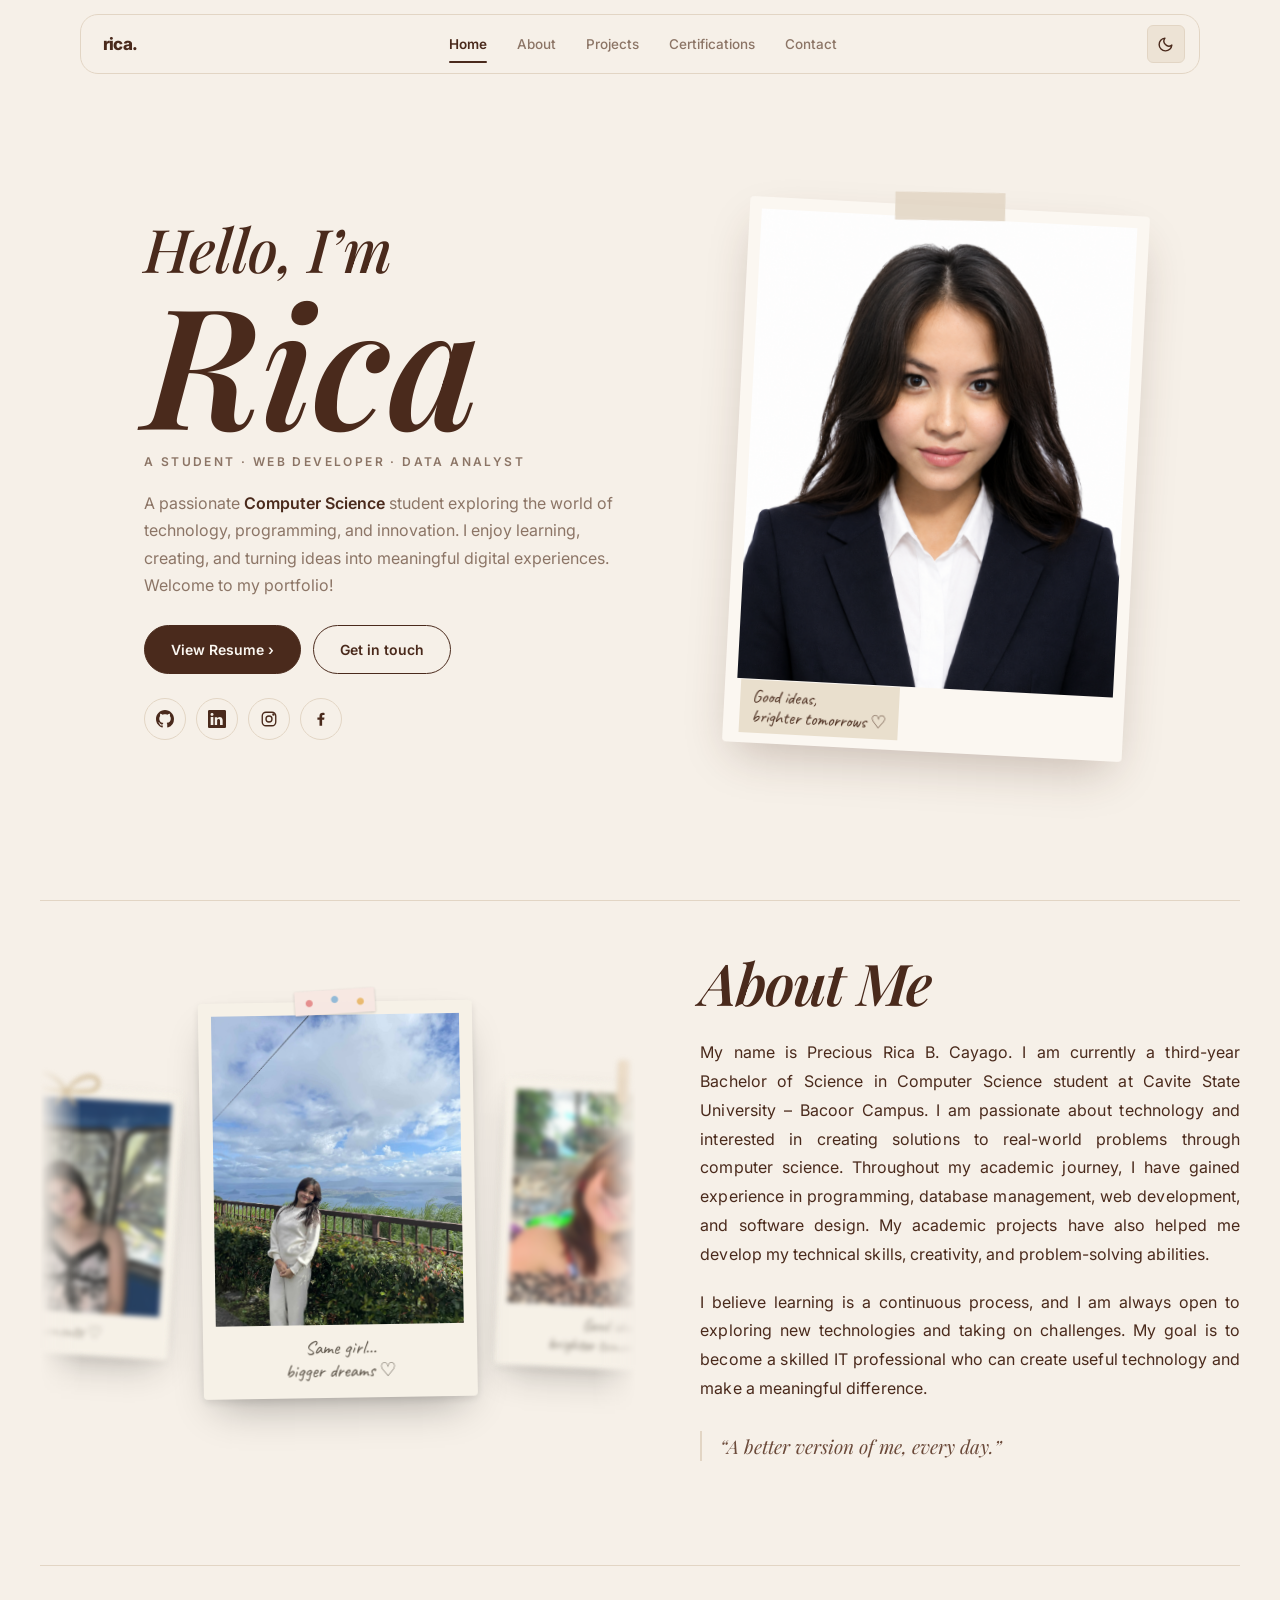
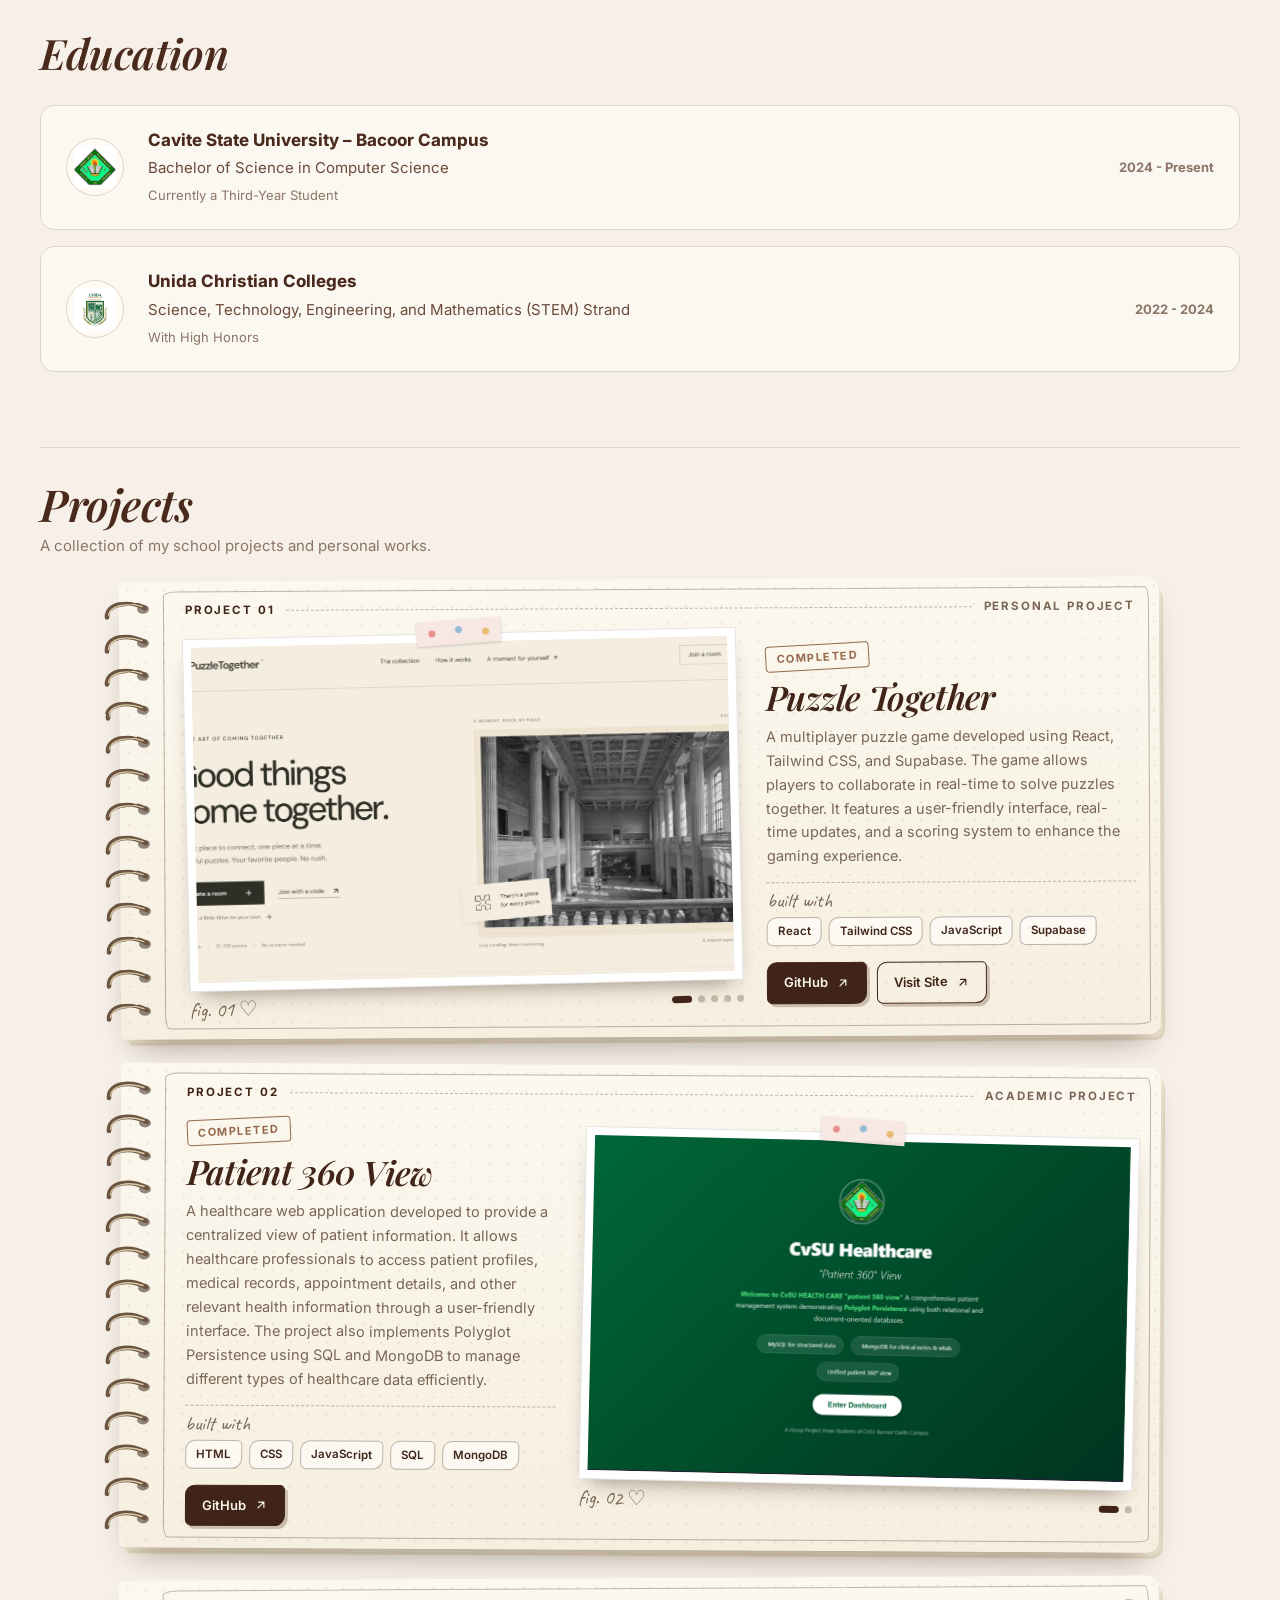
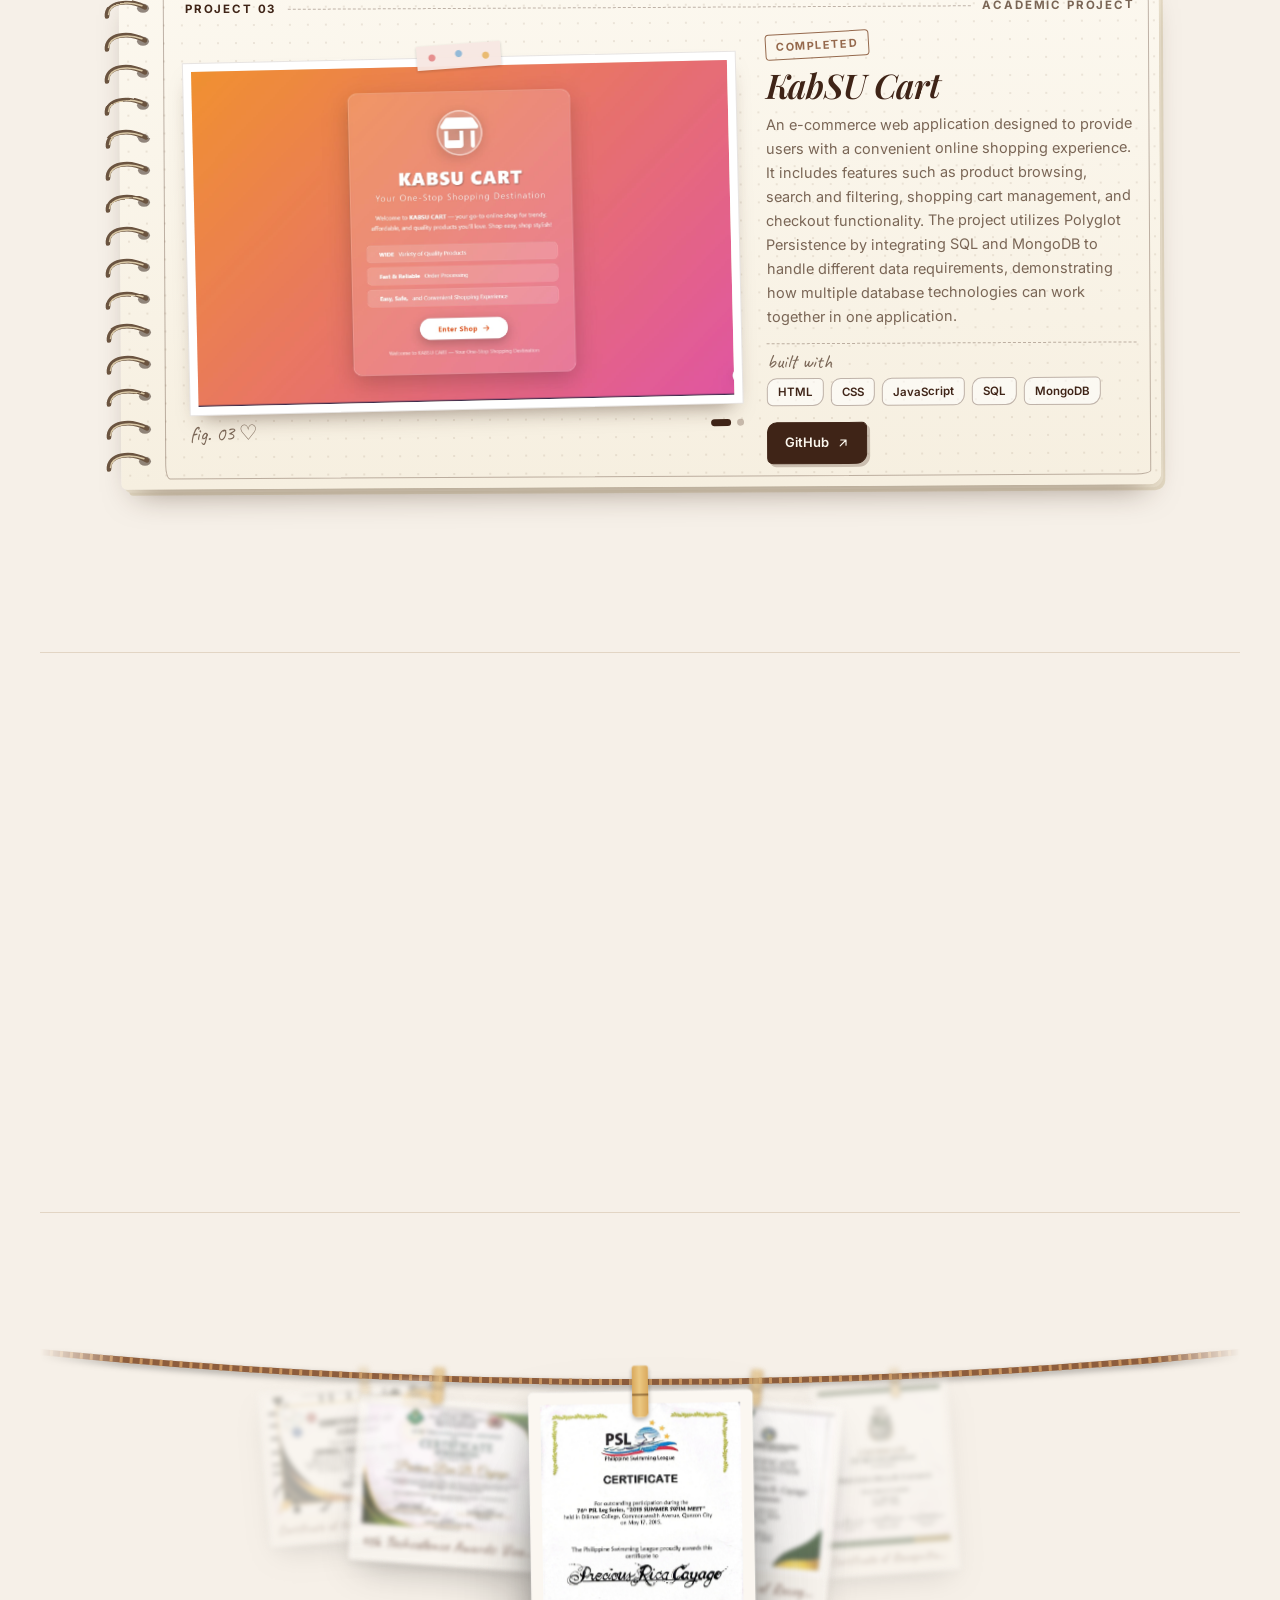
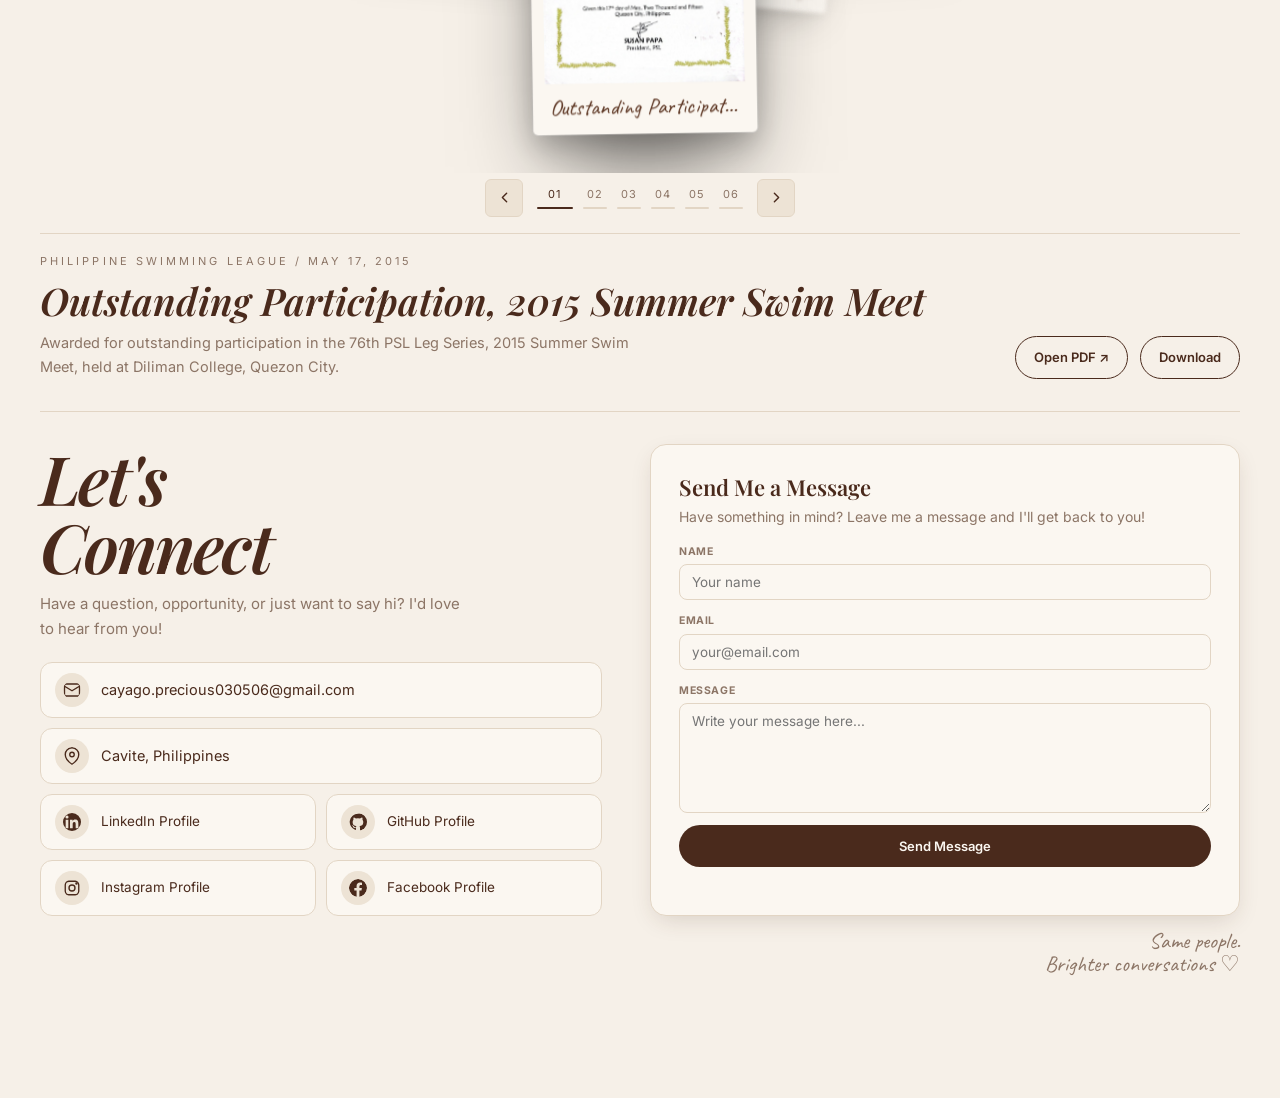
<file: index.html>
<!DOCTYPE html>
  <html lang="en">
  <head>
    <meta charset="UTF-8">
    <meta name="viewport" content="width=device-width, initial-scale=1.0, viewport-fit=cover">
    <title>Rica Cayago— Web Developer & Data Analyst</title>
    <meta name="description" content="Portfolio of Rica">
    <script>
      (function(){try{document.documentElement.setAttribute('data-theme',localStorage.getItem('theme')||'light');}catch(e){}})();
    </script>
    <link rel="preconnect" href="https://fonts.googleapis.com">
    <link rel="preconnect" href="https://fonts.gstatic.com" crossorigin>
    <link href="https://fonts.googleapis.com/css2?family=Inter:wght@300;400;500;600;700;800&family=Playfair+Display:ital,wght@0,500;0,600;1,500;1,600;1,700&family=Caveat:wght@500;600&display=swap" rel="stylesheet">
    <link rel="stylesheet" href="css/reset.css">
    <link rel="stylesheet" href="css/variables.css">
    <link rel="stylesheet" href="css/style.css">
    <link rel="stylesheet" href="css/theme.css">
    <link rel="stylesheet" href="css/about.css">
    <link rel="stylesheet" href="css/education.css">
    <link rel="stylesheet" href="css/certifications.css">
    <link rel="stylesheet" href="css/projects.css">
    <link rel="stylesheet" href="css/tech.css">
    <link rel="stylesheet" href="css/responsive.css">
    <link rel="icon" type="image/png" href="assets/images/profile/RICA_FormalPicture.png">
  </head>
  <body>
    <header class="topbar" id="topbar">
      <div class="topbar-inner">
        <a href="/" class="logo" aria-label="Back to top">rica.</a>
        <nav class="topnav" aria-label="Primary">
          <a href="/" class="nav-link">Home</a>
          <a href="/about" class="nav-link">About</a>
          <a href="/projects" class="nav-link">Projects</a>
          <a href="/certifications" class="nav-link">Certifications</a>
          <a href="/contact" class="nav-link">Contact</a>
        </nav>
        <div class="topbar-actions">
          <button type="button" class="icon-btn" id="themeToggle" aria-label="Toggle color theme">
            <svg class="icon-moon" viewBox="0 0 24 24" fill="none" stroke="currentColor" stroke-width="2" stroke-linecap="round" stroke-linejoin="round"><path d="M21 12.79A9 9 0 1 1 11.21 3 7 7 0 0 0 21 12.79z"/></svg>
            <svg class="icon-sun" viewBox="0 0 24 24" fill="none" stroke="currentColor" stroke-width="2" stroke-linecap="round" stroke-linejoin="round"><circle cx="12" cy="12" r="5"/><path d="M12 1v2M12 21v2M4.22 4.22l1.42 1.42M18.36 18.36l1.42 1.42M1 12h2M21 12h2M4.22 19.78l1.42-1.42M18.36 5.64l1.42-1.42"/></svg>
          </button>
          <button type="button" class="icon-btn mobile-toggle" id="mobileToggle" aria-label="Toggle navigation menu" aria-expanded="false" aria-controls="mobileMenu"><span></span><span></span><span></span></button>
        </div>
      </div>
    </header>

    <div class="mobile-menu" id="mobileMenu">
      <nav aria-label="Mobile">
        <a href="/" class="mobile-link">Home</a>
        <a href="/about" class="mobile-link">About</a>
        <a href="/projects" class="mobile-link">Projects</a>
        <a href="/certifications" class="mobile-link">Certifications</a>
        <a href="/contact" class="mobile-link">Contact</a>
      </nav>
    </div>

    <section class="landing" id="hero">
      <div class="landing-inner">
        <div class="landing-copy">  
          <h1 class="landing-title">
            <span class="landing-hello">Hello, I’m</span>
            <span class="landing-name">Rica</span>
          </h1>
          <p class="landing-role">A Student · Web Developer · Data Analyst</p>
          <p class="landing-sub">
              A passionate <strong>Computer Science</strong> student exploring the world of technology, 
              programming, and innovation. I enjoy learning, creating, and turning ideas 
              into meaningful digital experiences. Welcome to my portfolio!</p>
          <div class="landing-actions">
              <a href="assets/pdf/resume.pdf"
                class="landing-btn"
                target="_blank"
                rel="noopener noreferrer">
                  View Resume <span class="landing-arrow">›</span>
              </a>
              <a href="/contact" class="landing-btn ghost">Get in touch</a>
          </div>
          <div class="landing-socials">
            <!-- GitHub -->
            <a href="https://github.com/cayagoprecious030506-pixel"
              target="_blank" rel="noopener" aria-label="GitHub">
                <svg viewBox="0 0 16 16" fill="currentColor">
                    <path d="M8 0C3.58 0 0 3.58 0 8c0 3.54 2.29 6.53 5.47 7.59.4.07.55-.17.55-.38 0-.19-.01-.82-.01-1.49-2.01.37-2.53-.49-2.69-.94-.09-.23-.48-.94-.82-1.13-.28-.15-.68-.52-.01-.53.63-.01 1.08.58 1.23.82.72 1.21 1.87.87 2.33.66.07-.52.28-.87.51-1.07-1.78-.2-3.64-.89-3.64-3.95 0-.87.31-1.59.82-2.15-.08-.2-.36-1.02.08-2.12 0 0 .67-.21 2.2.82.64-.18 1.32-.27 2-.27.68 0 1.36.09 2 .27 1.53-1.04 2.2-.82 2.2-.82.44 1.1.16 1.92.08 2.12.51.56.82 1.27.82 2.15 0 3.07-1.87 3.75-3.65 3.95.29.25.54.73.54 1.48 0 1.07-.01 1.93-.01 2.2 0 .21.15.46.55.38A8.01 8.01 0 0 0 16 8c0-4.42-3.58-8-8-8Z"/>
                </svg>
            </a>

            <!-- LinkedIn -->
            <a href="https://www.linkedin.com/in/precious-rica-cayago-298a5b44a/"
              target="_blank" rel="noopener" aria-label="LinkedIn">
                <svg viewBox="0 0 16 16" fill="currentColor">
                  <path d="M0 1.15C0 .52.53 0 1.19 0h13.62C15.47 0 16 .52 16 1.15v13.7c0 .64-.53 1.15-1.19 1.15H1.19C.53 16 0 15.49 0 14.85V1.15ZM4.75 13.4V6.16H2.4v7.24h2.35Zm-1.17-8.22c.82 0 1.33-.54 1.33-1.22-.01-.7-.51-1.22-1.31-1.22-.8 0-1.33.53-1.33 1.22 0 .68.51 1.22 1.3 1.22h.01Zm4.53 8.22v-4.04c0-.22.02-.43.08-.59.18-.43.58-.88 1.26-.88.89 0 1.24.68 1.24 1.67v3.84h2.35V9.4c0-2.17-1.16-3.18-2.71-3.18-1.25 0-1.8.7-2.11 1.18h.02v-1H6.06c.03.66 0 7 0 7h2.05Z"/>
                </svg>
            </a>

            <!-- Instagram -->
            <a href="https://www.instagram.com/ricxuh_"
              target="_blank" rel="noopener" aria-label="Instagram">
                <svg viewBox="0 0 24 24" fill="none"
                    stroke="currentColor" stroke-width="1.8"
                    stroke-linecap="round" stroke-linejoin="round">
                    <rect x="3" y="3" width="18" height="18" rx="5"/>
                    <circle cx="12" cy="12" r="4"/>
                    <circle cx="18" cy="6" r="0.8" fill="currentColor"/>
                </svg>
            </a>

            <!-- Facebook -->
            <a href="https://www.facebook.com/share/1VuFTNMAYx/"
              target="_blank" rel="noopener" aria-label="Facebook">
                <svg viewBox="0 0 24 24" fill="currentColor">
                    <path d="M13.5 21v-8h2.7l.4-3h-3.1V8.1c0-.9.3-1.5 1.6-1.5h1.6V3.9c-.8-.1-1.6-.2-2.5-.2-2.5 0-4.2 1.5-4.2 4.3V10H7.2v3h2.8v8h3.5z"/>
                </svg>
            </a>

        </div>
        </div>
                
        <div class="landing-portrait">
            <div class="portrait-circle"></div>

            <div class="portrait-media">
                <img
                    src="assets/images/profile/RICA_FormalPicture.png"
                    alt="Portrait of Rica"
                    class="portrait-image"
                />

                <video
                    class="portrait-video"
                    src="assets/videos/vid2.MOV"
                    muted
                    loop
                    playsinline
                    preload="metadata"
                ></video>
            </div>

            <p class="script portrait-note">
                Good ideas,<br>brighter tomorrows ♡
            </p>
        </div>

      </div>
    </section>

    <main class="content-inner">
      <section class="section" id="about">
        <div class="about-grid">

          <!-- PHOTO STACK -->
          <div class="about-gallery" id="aboutGallery" tabindex="0" aria-roledescription="carousel" aria-label="Photos of Rica">
            <div class="gallery-stage">

              <figure class="frame" style="--tilt:-3deg;--y:-14px;--ar:4/5">
                <span class="deco deco-tape"></span>
                <div class="frame-img"><img src="assets/images/profile/pic2.jpg" alt="Rica, formal portrait" loading="lazy"></div>
                <figcaption class="script">Same girl…<br>bigger dreams ♡</figcaption>
              </figure>

              <figure class="frame" style="--tilt:2.5deg;--y:22px;--ar:1/1">
                <span class="deco deco-clip"></span>
                <div class="frame-img"><img src="assets/images/profile/pic1.jpg" alt="Rica, casual portrait" loading="lazy"></div>
                <figcaption class="script">Good ideas,<br>brighter tomorrows ♡</figcaption>
              </figure>

              <figure class="frame" style="--tilt:-2deg;--y:-20px;--ar:4/5"> 
                <span class="deco deco-pin"></span>
                <div class="frame-img"><img src="assets/images/profile/pic4.jpg" alt="Rica" loading="lazy"></div>
                <figcaption class="script">Always learning ♡</figcaption>
              </figure>

              <figure class="frame" style="--tilt:3.5deg;--y:16px;--ar:1/1"> 
                <span class="deco deco-bow">
                  <svg viewBox="0 0 90 46" fill="none" stroke="#b99a63" stroke-width="3" stroke-linecap="round">
                    <path d="M45 30C30 6 6 6 8 20c2 12 26 8 37 10Zm0 0C60 6 84 6 82 20c-2 12-26 8-37 10Z"/>
                    <path d="M45 30 34 44M45 30l11 14"/>
                  </svg>
                </span>
                <div class="frame-img"><img src="assets/images/profile/pic3.jpg" alt="Rica" loading="lazy"></div>
                <figcaption class="script">Little moments ♡</figcaption>
              </figure>

            </div>
          </div>
 
          <div class="about-narrative">
              <h2 class="section-title">
                  About Me
              </h2>
              <p>
                  My name is Precious Rica B. Cayago. I am currently a third-year Bachelor of Science in Computer Science student at 
                  Cavite State University – Bacoor Campus. I am passionate about technology and interested in 
                  creating solutions to real-world problems through computer science. Throughout my academic journey, 
                  I have gained experience in programming, database management, web development, and software design. 
                  My academic projects have also helped me develop my technical skills, creativity, and problem-solving abilities.
              </p>

              <p>
                  I believe learning is a continuous process, and I am always open to exploring new technologies and taking 
                  on challenges. My goal is to become a skilled IT professional who can create useful technology and make a 
                  meaningful difference.
              </p>

              <p class="about-quote">
                  “A better version of me, every day.”
              </p>

              <div class="about-traits">
              </div>
          </div>
        </div>
      </section>

      <section class="section education-section" id="education">
          <div class="education-inner">
              <div class="section-head">
                  <h2 class="section-title">Education</h2>
              </div>

              <div class="education-list">

                  <!-- COLLEGE -->
                  <article class="education-card">
                      <div class="education-logo">
                          <img src="assets/logo/cvsu-logo.jpg"
                              alt="Cavite State University Logo">
                      </div>
                      <div class="education-details">
                          <h3>Cavite State University – Bacoor Campus</h3>
                          <p class="education-degree">
                              Bachelor of Science in Computer Science
                          </p>
                          <p class="education-achievement">
                              Currently a Third-Year Student
                          </p>
                      </div>
                      <div class="education-period">
                          2024 - Present
                      </div>
                  </article>

                  <article class="education-card">
                      <div class="education-logo">
                          <img src="assets/logo/unida-logo.png"
                              alt="Unida Christian Colleges Logo">
                      </div>
                      <div class="education-details">
                          <h3>Unida Christian Colleges</h3>
                          <p class="education-degree">
                              Science, Technology, Engineering, and Mathematics (STEM) Strand
                          </p>
                          <p class="education-achievement">
                              With High Honors
                          </p>
                      </div>
                      <div class="education-period">
                          2022 - 2024
                      </div>
                  </article>
              </div>
          </div>
      </section>
        
      <section class="section" id="projects">
        <div class="section-head">
          <h2 class="section-title">Projects</h2>
          <p class="section-intro">A collection of my school projects and personal works.</p>
        </div>

        <!-- filled by js/projects.js; data-limit = max projects shown here -->
        <div class="sk-list" id="projectList" data-projects data-limit="3"></div>

        <div class="sk-more-row" id="projMore" hidden>
          <p class="sk-more-note" id="projMoreNote"></p>
          <a href="all-projects.html" class="sk-more">
            View All Projects
            <svg viewBox="0 0 24 24" fill="none" stroke="currentColor" stroke-width="2" stroke-linecap="round" stroke-linejoin="round" aria-hidden="true"><path d="M5 12h14M13 6l6 6-6 6"/></svg>
          </a>
        </div>
      </section>

      <section class="section" id="technologies">
        <div class="section-head">
          <h2 class="section-title">Tools &amp; Technologies</h2>
          <p class="section-intro">Languages, frameworks, and tools I use to bring my ideas to life.</p>
        </div>

        <div class="tech-page" id="techBoard" data-tech>
          <span class="tech-tape" aria-hidden="true"></span>
          <!-- rows are built from data/technologies.json -->
        </div>
      </section>


      <section class="section" id="certifications">
        <div class="section-head">
          <h2 class="section-title">Certifications</h2>
          <p class="section-intro">Certificates and recognitions that reflect my learning journey.</p>
        </div>

        <div class="cert-showcase">

          <!-- ropes + hanging polaroids (added by js/certifications.js) -->
          <div class="cert-board" id="certBoard" tabindex="0" aria-label="Certifications"></div>

          <!-- milestone selector -->
          <div class="cert-controls">
            <span class="cert-hint"></span>

            <div class="cert-pager">
              <button type="button" class="icon-btn" id="certPrev" aria-label="Previous certificate">
                <svg viewBox="0 0 24 24" fill="none" stroke="currentColor" stroke-width="2" stroke-linecap="round" stroke-linejoin="round"><path d="m15 18-6-6 6-6"/></svg>
              </button>
              <div class="cert-dots" id="certDots"></div>
              <button type="button" class="icon-btn" id="certNext" aria-label="Next certificate">
                <svg viewBox="0 0 24 24" fill="none" stroke="currentColor" stroke-width="2" stroke-linecap="round" stroke-linejoin="round"><path d="m9 18 6-6-6-6"/></svg>
              </button>
            </div>
          </div>

          <!-- details of the selected certificate -->
          <div class="cert-info" id="certInfo">
            <div>
              <p class="cert-issuer" id="certMeta"></p>
              <h3 class="cert-title" id="certTitle"></h3>
              <p class="cert-desc" id="certDesc"></p>
            </div>
            <div class="cert-actions">
              <a class="cert-link" id="certOpen" href="#" target="_blank" rel="noopener">Open PDF ↗</a>
              <a class="cert-link" id="certDownload" href="#" download>Download</a>
            </div>
          </div>

        </div>
      </section>

      <section class="section" id="contact">
          <div class="contact-grid">

              <!-- LEFT: CONTACT INFORMATION -->
              <div class="contact-info">

                  <h2 class="contact-statement">
                      Let's<br>Connect
                  </h2>

                  <p class="section-intro">
                      Have a question, opportunity, or just want to say hi?
                      I'd love to hear from you!
                  </p>

                  <ul class="contact-list">

                      <!-- EMAIL -->
                      <li>
                          <svg viewBox="0 0 24 24" fill="none"
                              stroke="currentColor" stroke-width="1.8"
                              stroke-linecap="round" stroke-linejoin="round">
                              <rect x="2" y="4" width="20" height="16" rx="2"/>
                              <path d="m22 7-10 6L2 7"/>
                          </svg>

                          <a href="mailto:cayago.precious030506@gmail.com">
                              cayago.precious030506@gmail.com
                          </a>
                      </li>

                      <!-- LOCATION -->
                      <li>
                          <svg viewBox="0 0 24 24" fill="none"
                              stroke="currentColor" stroke-width="1.8"
                              stroke-linecap="round" stroke-linejoin="round">
                              <path d="M21 10c0 7-9 13-9 13S3 17 3 10a9 9 0 0 1 18 0z"/>
                              <circle cx="12" cy="10" r="3"/>
                          </svg>

                          <span>Cavite, Philippines</span>
                      </li>

                      <!-- LINKEDIN -->
                      <li>
                          <svg viewBox="0 0 24 24" fill="currentColor">
                              <path d="M20.45 20.45h-3.56v-5.57c0-1.33-.02-3.04-1.85-3.04-1.85 0-2.13 1.45-2.13 2.94v5.67H9.35V8.99h3.42v1.56h.05c.48-.9 1.64-1.85 3.38-1.85 3.61 0 4.28 2.38 4.28 5.48v6.27ZM5.34 7.43a2.06 2.06 0 1 1 0-4.12 2.06 2.06 0 0 1 0 4.12ZM7.12 20.45H3.56V8.99h3.56v11.46ZM22.23 0H1.77C.79 0 0 .77 0 1.73v20.54C0 23.23.79 24 1.77 24h20.46c.98 0 1.77-.77 1.77-1.73V1.73C24 .77 23.21 0 22.23 0Z"/>
                          </svg>

                          <a href="https://www.linkedin.com/in/precious-rica-cayago-298a5b44a/"
                            target="_blank" rel="noopener noreferrer">
                              LinkedIn Profile
                          </a>
                      </li>

                      <!-- GITHUB -->
                      <li>
                          <svg viewBox="0 0 24 24" fill="currentColor">
                              <path d="M12 .9a11.1 11.1 0 0 0-3.51 21.63c.55.1.76-.24.76-.54v-2.1c-3.1.67-3.75-1.32-3.75-1.32-.5-1.28-1.24-1.62-1.24-1.62-1.01-.69.08-.68.08-.68 1.12.08 1.71 1.15 1.71 1.15 1 .1.76 2.26 3.2 1.73.1-.72.39-1.22.7-1.5-2.48-.28-5.09-1.24-5.09-5.51 0-1.22.44-2.22 1.15-3-.12-.28-.5-1.42.11-2.96 0 0 .94-.3 3.05 1.15a10.6 10.6 0 0 1 5.55 0c2.12-1.44 3.05-1.15 3.05-1.15.61 1.54.23 2.68.12 2.96.71.78 1.14 1.78 1.14 3.01 0 4.28-2.61 5.22-5.1 5.5.4.35.75 1.02.75 2.07v3.07c0 .3.2.65.77.54A11.1 11.1 0 0 0 12 .9Z"/>
                          </svg>

                          <a href="https://github.com/cayagoprecious030506-pixel"
                            target="_blank" rel="noopener noreferrer">
                              GitHub Profile
                          </a>
                      </li>

                      <!-- INSTAGRAM -->
                      <li>
                          <svg viewBox="0 0 24 24" fill="none"
                              stroke="currentColor" stroke-width="1.8"
                              stroke-linecap="round" stroke-linejoin="round">
                              <rect x="3" y="3" width="18" height="18" rx="5"/>
                              <circle cx="12" cy="12" r="4"/>
                              <circle cx="18" cy="6" r=".8" fill="currentColor"/>
                          </svg>

                          <a href="https://www.instagram.com/ricxuh_"
                            target="_blank" rel="noopener noreferrer">
                              Instagram Profile
                          </a>
                      </li>

                      <!-- FACEBOOK -->
                      <li>
                          <svg viewBox="0 0 24 24" fill="currentColor">
                              <path d="M24 12a12 12 0 1 0-13.88 11.86v-8.4H7.08V12h3.04V9.36c0-3 1.79-4.66 4.52-4.66 1.31 0 2.68.24 2.68.24v2.95h-1.51c-1.49 0-1.95.92-1.95 1.87V12h3.32l-.53 3.46h-2.79v8.4A12 12 0 0 0 24 12Z"/>
                          </svg>

                          <a href="https://www.facebook.com/share/1VuFTNMAYx/"
                            target="_blank" rel="noopener noreferrer">
                              Facebook Profile
                          </a>
                      </li>

                  </ul>
              </div>


              <!-- RIGHT: CONTACT FORM -->
              <div class="form-wrap">

                  <h3>Send Me a Message</h3>

                  <p class="form-description">
                      Have something in mind? Leave me a message and I'll get back to you!
                  </p>

                  <form id="contactForm" class="contact-form">

                      <div class="field">
                          <label for="name">Name</label>
                          <input
                              type="text"
                              id="name"
                              name="name"
                              placeholder="Your name"
                              autocomplete="name"
                              required
                          >
                      </div>

                      <div class="field">
                          <label for="email">Email</label>
                          <input
                              type="email"
                              id="email"
                              name="email"
                              placeholder="your@email.com"
                              autocomplete="email"
                              required
                          >
                      </div>

                      <div class="field">
                          <label for="message">Message</label>
                          <textarea
                              id="message"
                              name="message"
                              rows="5"
                              placeholder="Write your message here..."
                              required
                          ></textarea>
                      </div>

                      <button type="submit" class="btn-dark" id="submitBtn">
                          <span id="submitText">Send Message</span>
                      </button>

                      <span
                          class="form-status"
                          id="formStatus"
                          role="status"
                          aria-live="polite"
                      ></span>
                  </form>
              </div>
          </div>
          <p class="script contact-note">
              Same people.<br>
              Brighter conversations ♡
          </p>
      </section>


      <footer class="footer">
        <em>&ldquo;The best way to predict the future is to create it.&rdquo;</em>
        <span>&copy; <span id="currentYear"></span> Rica. All rights reserved.</span>
      </footer>
    </main>

    <script src="js/animations.js"></script>
    <script src="js/main.js"></script>
    <script src="js/projects.js"></script>
    <script src="js/navigation.js"></script>
    <script src="js/contact.js"></script>
    <script src="js/about.js"></script>
    <script src="js/certifications.js"></script>
    <script src="js/tech.js"></script>
  </body>
  </html>
</file>
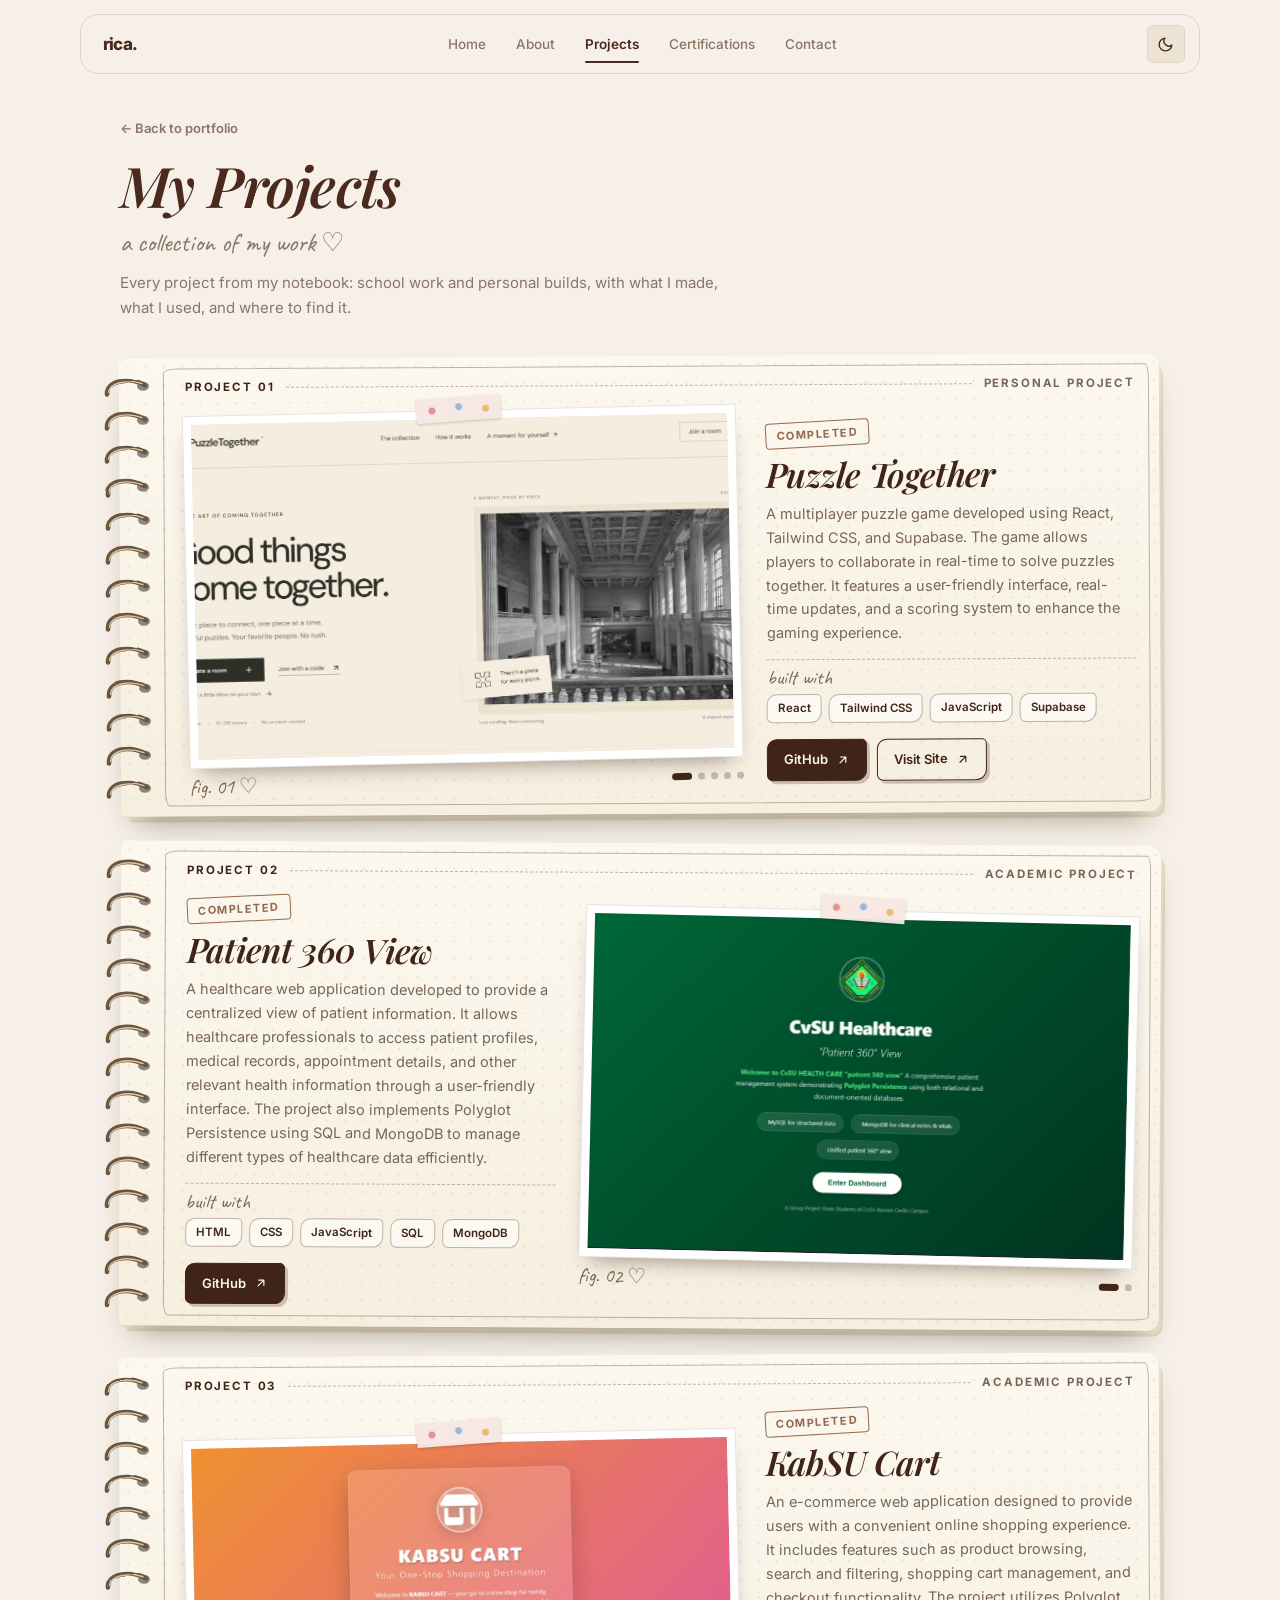
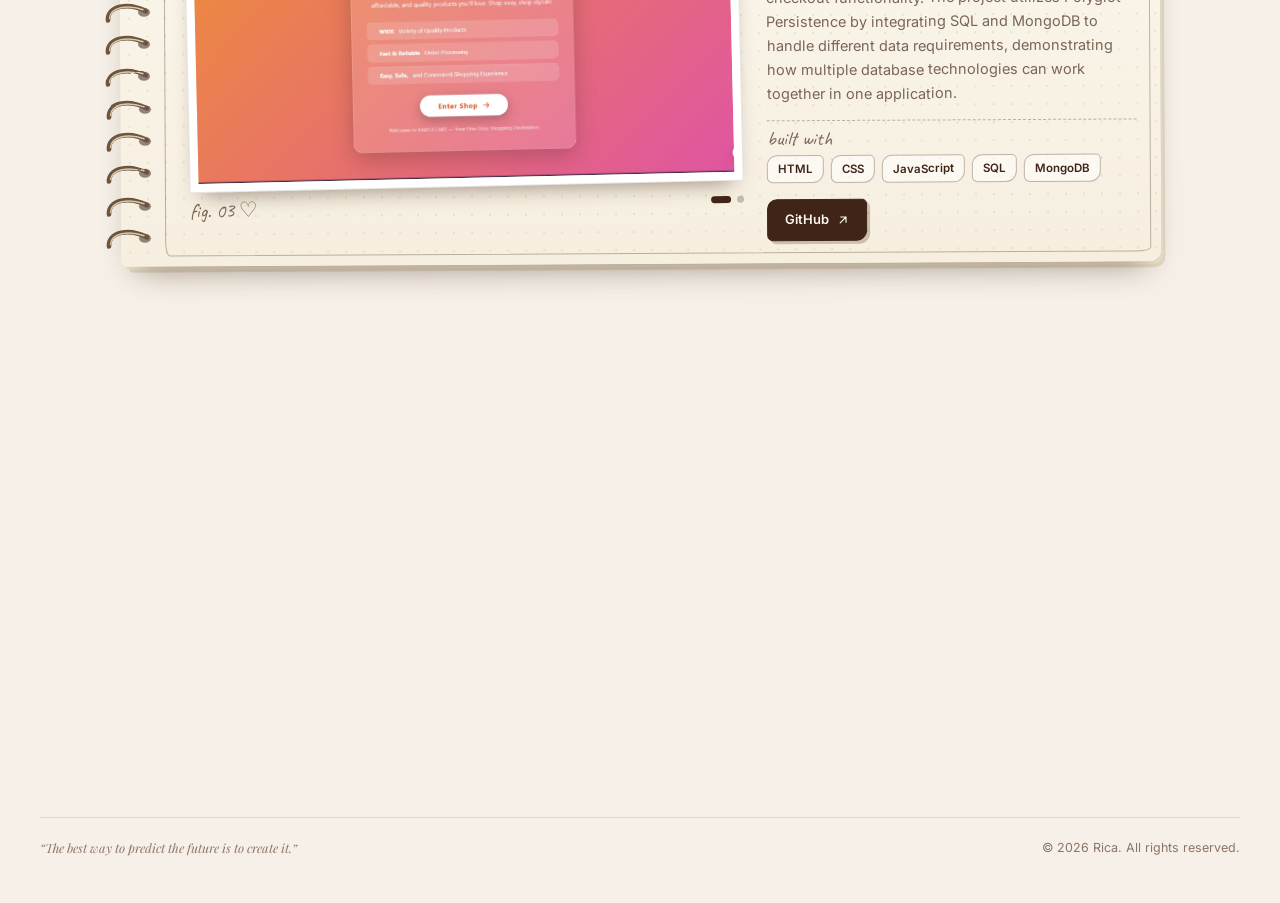
<file: all-projects.html>
<!DOCTYPE html>
<html lang="en">
<head>
  <meta charset="UTF-8">
  <meta name="viewport" content="width=device-width, initial-scale=1.0, viewport-fit=cover">
  <title>Projects — Rica Cayago</title>
  <meta name="description" content="A complete collection of Rica Cayago's projects.">
  <script>
    (function(){try{document.documentElement.setAttribute('data-theme',localStorage.getItem('theme')||'light');}catch(e){}})();
  </script>
  <link rel="preconnect" href="https://fonts.googleapis.com">
  <link rel="preconnect" href="https://fonts.gstatic.com" crossorigin>
  <link href="https://fonts.googleapis.com/css2?family=Inter:wght@300;400;500;600;700;800&family=Playfair+Display:ital,wght@0,500;0,600;1,500;1,600;1,700&family=Caveat:wght@500;600&display=swap" rel="stylesheet">
  <link rel="stylesheet" href="css/reset.css">
  <link rel="stylesheet" href="css/variables.css">
  <link rel="stylesheet" href="css/style.css">
  <link rel="stylesheet" href="css/theme.css">
  <link rel="stylesheet" href="css/responsive.css">
  <link rel="stylesheet" href="css/projects.css">
  <link rel="icon" type="image/png" href="assets/images/profile/RICA_FormalPicture.png">
</head>
<body data-page="all-projects">

  <header class="topbar" id="topbar">
    <div class="topbar-inner">
      <a href="/" class="logo" aria-label="Back to home">rica.</a>
      <nav class="topnav" aria-label="Primary">
        <a href="/" class="nav-link">Home</a>
        <a href="/#about" class="nav-link">About</a>
        <a href="all-projects.html" class="nav-link active">Projects</a>
        <a href="/#certifications" class="nav-link">Certifications</a>
        <a href="/#contact" class="nav-link">Contact</a>
      </nav>
      <div class="topbar-actions">
        <button type="button" class="icon-btn" id="themeToggle" aria-label="Toggle color theme">
          <svg class="icon-moon" viewBox="0 0 24 24" fill="none" stroke="currentColor" stroke-width="2" stroke-linecap="round" stroke-linejoin="round"><path d="M21 12.79A9 9 0 1 1 11.21 3 7 7 0 0 0 21 12.79z"/></svg>
          <svg class="icon-sun" viewBox="0 0 24 24" fill="none" stroke="currentColor" stroke-width="2" stroke-linecap="round" stroke-linejoin="round"><circle cx="12" cy="12" r="5"/><path d="M12 1v2M12 21v2M4.22 4.22l1.42 1.42M18.36 18.36l1.42 1.42M1 12h2M21 12h2M4.22 19.78l1.42-1.42M18.36 5.64l1.42-1.42"/></svg>
        </button>
        <button type="button" class="icon-btn mobile-toggle" id="mobileToggle" aria-label="Toggle navigation menu" aria-expanded="false" aria-controls="mobileMenu"><span></span><span></span><span></span></button>
      </div>
    </div>
  </header>

  <div class="mobile-menu" id="mobileMenu">
    <nav aria-label="Mobile">
      <a href="/" class="mobile-link">Home</a>
      <a href="/#about" class="mobile-link">About</a>
      <a href="all-projects.html" class="mobile-link">Projects</a>
      <a href="/#certifications" class="mobile-link">Certifications</a>
      <a href="/#contact" class="mobile-link">Contact</a>
    </nav>
  </div>

  <main class="content-inner sk-pagewrap">
    <header class="sk-pagehead">
      <a class="sk-back" href="/#projects">← Back to portfolio</a>
      <h1 class="section-title sk-h1">My Projects</h1>
      <p class="sk-hand">a collection of my work ♡</p>
      <p class="section-intro">Every project from my notebook: school work and personal builds, with what I made, what I used, and where to find it.</p>
    </header>

    <!-- no data-limit here, so ALL projects are shown -->
    <div class="sk-list" id="projectListAll" data-projects></div>

    <footer class="footer" style="margin-top:64px">
      <em>&ldquo;The best way to predict the future is to create it.&rdquo;</em>
      <span>&copy; <span id="currentYear"></span> Rica. All rights reserved.</span>
    </footer>
  </main>

  <script src="js/animations.js"></script>
  <script src="js/main.js"></script>
  <script src="js/projects.js"></script>
</body>
</html>
</file>
<file: css/variables.css>
:root{
  --font-main:'Inter',-apple-system,BlinkMacSystemFont,'Segoe UI',Roboto,Arial,sans-serif;
  --font-display:'Playfair Display',Georgia,serif;--font-script:'Caveat',cursive;
  --font-display: 'Playfair Display', serif;
  --font-script: 'Caveat', cursive;
  --content-max:1040px;--topbar-height:60px;--nav-gap:14px;
  --radius-sm:6px;--radius-md:10px;--radius-pill:9999px;
  --transition:all .22s cubic-bezier(.16,1,.3,1);--section-pad:64px;
  color-scheme:light;
  --bg:#f6f0e8;--bg-secondary:#ede3d5;--card-bg:#fbf7f1;--ink:#4a2a1c;--ink-secondary:#6b4a3a;
  --muted:#8c7566;--border:#e2d5c4;--border-subtle:#ebe1d3;--accent-contrast:#fbf7f1;
  --focus:#9a5b3c;--shadow-md:0 8px 24px -6px rgba(74,42,28,.18);--shadow-lg:0 20px 45px -12px rgba(74,42,28,.28);
}
[data-theme="dark"]{
  color-scheme:dark;
  --bg:#1b1410;--bg-secondary:#2a1f19;--card-bg:#241a15;--ink:#f3e7da;--ink-secondary:#d6c4b3;
  --muted:#a8927f;--border:#3b2d25;--border-subtle:#2f231d;--accent-contrast:#1b1410;
  --shadow-md:0 8px 24px -6px rgba(0,0,0,.5);--shadow-lg:0 20px 45px -12px rgba(0,0,0,.7);
}
</file>
<file: css/style.css>
/* =====================================================
   NAVBAR
===================================================== */

.topbar {
    position: fixed;
    top: var(--nav-gap);
    left: 50%;
    transform: translateX(-50%);
    z-index: 100;

    width: min(calc(100% - 32px), calc(var(--content-max) + 80px));
    height: var(--topbar-height);

    border: 1px solid var(--border);
    border-radius: 18px;

    transition: background-color 0.25s, box-shadow 0.25s;
}

.topbar.is-scrolled {
    background: color-mix(in srgb, var(--bg) 72%, transparent);

    backdrop-filter: blur(14px) saturate(160%);
    -webkit-backdrop-filter: blur(14px) saturate(160%);

    box-shadow: 0 8px 28px -8px rgba(0, 0, 0, 0.25);
}

.topbar-inner {
    height: 100%;
    padding: 0 14px 0 22px;

    display: flex;
    align-items: center;
    justify-content: space-between;

    gap: 20px;
}

.logo {
    font-weight: 800;
    font-size: 17px;
    letter-spacing: -0.03em;
}

.topnav {
    display: flex;
    gap: 24px;
}

.nav-link {
    position: relative;
    padding: 6px 0;

    font-size: 13.5px;
    font-weight: 500;
    color: var(--muted);
}

.nav-link:hover,
.nav-link.active {
    color: var(--ink);
}

.nav-link.active {
    font-weight: 600;
}

.nav-link.active::after {
    content: '';

    position: absolute;
    left: 0;
    bottom: -2px;

    width: 100%;
    height: 2px;

    border-radius: 9px;
    background: var(--ink);
}

.topbar-actions {
    display: flex;
    align-items: center;
    gap: 10px;
}

.icon-btn {
    width: 38px;
    height: 38px;

    display: inline-flex;
    align-items: center;
    justify-content: center;

    border-radius: var(--radius-sm);
    background: var(--bg-secondary);
    border: 1px solid var(--border);

    color: var(--ink);
    cursor: pointer;

    transition: var(--transition);
}

.icon-btn:hover {
    border-color: var(--ink);
}

.icon-btn svg {
    width: 17px;
    height: 17px;
}

.icon-sun,
[data-theme="dark"] .icon-moon {
    display: none;
}

[data-theme="dark"] .icon-sun {
    display: block;
}

.btn-nav-contact {
    padding: 9px 22px;

    font-size: 13px;
    font-weight: 600;

    border: 1px solid var(--ink);
    border-radius: var(--radius-sm);

    transition: var(--transition);
}

.btn-nav-contact:hover {
    background: var(--ink);
    color: var(--accent-contrast);
}

.mobile-toggle {
    display: none;
    flex-direction: column;
    justify-content: center;
    gap: 5px;

    padding: 9px;
}

.mobile-toggle span {
    display: block;
    width: 18px;
    height: 2px;

    background: var(--ink);

    transition: transform 0.2s, opacity 0.2s;
}

.mobile-toggle.is-active span:nth-child(1) {
    transform: translateY(7px) rotate(45deg);
}

.mobile-toggle.is-active span:nth-child(2) {
    opacity: 0;
}

.mobile-toggle.is-active span:nth-child(3) {
    transform: translateY(-7px) rotate(-45deg);
}

.mobile-menu {
    position: fixed;
    top: calc(var(--topbar-height) + var(--nav-gap) + 8px);
    left: 16px;
    right: 16px;
    z-index: 99;

    display: none;
    padding: 16px 22px;

    border: 1px solid var(--border);
    border-radius: 18px;

    background: color-mix(in srgb, var(--bg) 92%, transparent);
    backdrop-filter: blur(14px);
}

.mobile-menu.is-open {
    display: block;
}

.mobile-link {
    display: block;
    padding: 11px 0;

    font-size: 15px;
    font-weight: 600;

    border-bottom: 1px solid var(--border-subtle);
}


/* =====================================================
   HERO SECTION
===================================================== */

.landing {
    display: flex;
    align-items: center;

    min-height: 100svh;
}

.landing-inner {
    width: 100%;
    max-width: var(--content-max);
    margin: 0 auto;

    padding: calc(var(--topbar-height) + var(--nav-gap) + 16px) 24px 32px;

    display: grid;
    grid-template-columns: 0.85fr 1.15fr;
    align-items: center;

    gap: 56px;
}

/* =====================================================
   HERO PORTRAIT — IMAGE / VIDEO HOVER
===================================================== */

.landing-portrait {
    position: relative;

    width: 100%;
    max-width: 380px;
    justify-self: center;

    overflow: hidden;

    background: var(--bg-secondary);
    border: 1px solid var(--border);
    border-radius: 6px;

    box-shadow: var(--shadow-lg);

    transition:
        transform 0.45s cubic-bezier(.16, 1, .3, 1),
        box-shadow 0.45s;
}

/* Image and video container */
.portrait-media {
    position: relative;

    width: 100%;
    aspect-ratio: 4 / 5;

    overflow: hidden;
    background: #1c1715;
}

/* Shared image and video positioning */
.portrait-image,
.portrait-video {
    position: absolute;
    inset: 0;

    width: 100%;
    height: 100%;

    object-fit: cover;

    /* Focus on the lower portion of the video */
    object-position: center 75%;

    z-index: 2;
    opacity: 0;
    pointer-events: none;

    transition:
        opacity 0.45s ease,
        transform 0.7s cubic-bezier(.16, 1, .3, 1);
}

/* Default state */
.portrait-image {
    z-index: 1;
    opacity: 1;
}

/* Video stays hidden until hover */
.portrait-video {
    z-index: 2;
    opacity: 0;
    pointer-events: none;
}

/* Active video state */
.landing-portrait.is-playing .portrait-video {
    opacity: 1;
}

.landing-portrait.is-playing .portrait-image {
    opacity: 0;
}

/* Subtle zoom on hover */
@media (hover: hover) {
    .landing-portrait:hover {
        transform: translateY(-8px);
        box-shadow: var(--shadow-lg);
    }

    .landing-portrait:hover .portrait-video,
    .landing-portrait:hover .portrait-image {
        transform: scale(1.025);
    }
}

/* Handwritten caption */
.portrait-note {
    position: relative;
    z-index: 3;

    padding: 12px 18px 14px;
    margin: 0;

    background: var(--bg-secondary);

    font-size: 19px;
    line-height: 1.2;
    color: var(--ink);
}

/* Accessibility */
@media (prefers-reduced-motion: reduce) {
    .landing-portrait,
    .portrait-image,
    .portrait-video {
        transition: none;
    }
}

.landing-title {
    font-weight: 800;
    letter-spacing: -0.04em;
    line-height: 1.02;
}

.landing-hello {
    display: block;
    margin-bottom: 6px;

    font-size: clamp(24px, 4vw, 44px);
    font-weight: 600;
}

.landing-name {
    display: block;

    font-size: clamp(40px, 6vw, 64px);
    overflow-wrap: normal;
}

.landing-role {
    margin-top: 16px;

    font-size: 14px;
    font-weight: 600;
    color: var(--muted);
}

.landing-sub {
    max-width: 480px;
    margin: 18px 0 26px;

    font-size: 17px;
    line-height: 1.7;

    color: var(--muted);
}

.landing-sub strong {
    color: var(--ink);
    font-weight: 600;
}

.landing-btn {
    display: inline-block;
    padding: 13px 28px;

    font-size: 14px;
    font-weight: 600;

    color: var(--accent-contrast);
    background: var(--ink);

    border: 1px solid var(--ink);
    border-radius: var(--radius-md);

    transition: var(--transition);
}

.landing-btn:hover {
    opacity: 0.85;
    transform: translateY(-2px);
}

.landing-socials {
    display: flex;
    gap: 10px;

    margin-top: 24px;
}

.landing-socials a {
    display: inline-flex;
    align-items: center;
    justify-content: center;

    width: 42px;
    height: 42px;

    border: 1px solid var(--border);
    border-radius: 50%;

    transition: var(--transition);
}

.landing-socials a:hover {
    border-color: var(--ink);
    transform: translateY(-2px);
}

.landing-socials svg {
    width: 18px;
    height: 18px;
}


/* =====================================================
   GENERAL SECTIONS
===================================================== */

.content-inner {
    max-width: 1280px;
    width: 100%;
    margin: 0 auto;

    padding: 0 40px 20px;
}

.section {
    padding: clamp(24px, 3vw, 32px) 0;

    border-bottom: 1px solid var(--border);

}

.section-head {
    margin-bottom: 20px;
}

.section-title {
    font-size: clamp(24px, 4vw, 32px);
    font-weight: 800;
    letter-spacing: -0.03em;
    line-height: 1.2;
}

.section-intro {
    max-width: 620px;
    margin-top: 6px;

    font-size: 15px;
    color: var(--muted);
}


/* =====================================================
   ABOUT SECTION
===================================================== */
#about {
    border-top: 1px solid var(--border);
}

.about-grid {
    display: grid;
    grid-template-columns: 1.1fr 0.9fr;

    gap: 48px;
    align-items: center;
}

.about-narrative p + p {
    margin-top: 14px;
}

.about-photo {
    justify-self: end;

    width: 100%;
    max-width: 340px;
    aspect-ratio: 3 / 4;

    overflow: hidden;

    border: 1px solid var(--border);
    border-radius: 18px;

    box-shadow: var(--shadow-lg);

    order: 2;
}

.about-photo img {
    width: 100%;
    height: 100%;

    object-fit: cover;
    object-position: top center;
}


/* =====================================================
   TIMELINE
===================================================== */

.timeline-item {
    display: grid;
    grid-template-columns: 140px 1fr;

    gap: 24px;
    padding: 20px 0;

    border-bottom: 1px solid var(--border-subtle);
}

.timeline-item:last-child {
    border-bottom: none;
}

.timeline-date {
    padding-top: 3px;

    font-size: 13px;
    font-weight: 600;

    color: var(--muted);
}

.timeline-title {
    font-size: 16.5px;
    font-weight: 700;
}

.timeline-company {
    margin: 3px 0 8px;

    font-size: 13.5px;
    font-weight: 500;

    color: var(--muted);
}

.timeline-bullets {
    list-style: disc;
    padding-left: 20px;
}

.timeline-bullets li {
    margin-bottom: 6px;

    font-size: 14px;
    color: var(--ink-secondary);
}


/* =====================================================
   PROJECT AND CERTIFICATION CARDS
===================================================== */

.card-grid {
    display: grid;
    grid-template-columns: repeat(auto-fill, minmax(280px, 1fr));

    gap: 20px;
}

.card {
    display: flex;
    flex-direction: column;

    overflow: hidden;

    background: var(--card-bg);

    border: 1px solid var(--border);
    border-radius: var(--radius-md);

    transition: var(--transition);
}

.card:hover {
    border-color: var(--ink);
    transform: translateY(-3px);
    box-shadow: var(--shadow-md);
}

.card-img {
    aspect-ratio: 16 / 10;
    overflow: hidden;

    background: var(--bg-secondary);

    border-bottom: 1px solid var(--border-subtle);
}

.card-img img {
    width: 100%;
    height: 100%;

    object-fit: cover;
    object-position: top center;
}

.card-body {
    display: flex;
    flex-direction: column;
    flex: 1;

    gap: 6px;
    padding: 16px 18px 18px;
}

.card-meta {
    font-size: 11.5px;
    font-weight: 600;

    color: var(--muted);
}

.card-title {
    font-size: 16px;
    font-weight: 800;
    letter-spacing: -0.01em;
    line-height: 1.3;
}

.card-desc {
    font-size: 13.5px;
    color: var(--ink-secondary);
}

.tags {
    display: flex;
    flex-wrap: wrap;

    gap: 6px;
    margin-top: 8px;
}

.tag {
    padding: 3px 9px;

    font-size: 11px;
    font-weight: 600;

    background: var(--bg-secondary);

    border: 1px solid var(--border);
    border-radius: var(--radius-pill);
}

.card-link {
    margin-top: auto;
    padding-top: 12px;

    font-size: 12.5px;
    font-weight: 700;
}

.card-link:hover {
    text-decoration: underline;
    text-underline-offset: 3px;
}

.empty {
    font-size: 13px;
    color: var(--muted);
}


/* =====================================================
   CONTACT SECTION
===================================================== */

.contact-statement {
    font-size: clamp(24px, 3.4vw, 32px);
    font-weight: 800;
    letter-spacing: -0.03em;
    line-height: 1.2;
}

.contact-grid {
    display: grid;
    grid-template-columns: 1.1fr 1fr;

    gap: 24px;
    margin-top: 0;

    align-items: start;
}

.channels {
    display: grid;
    gap: 10px;
}

.channel {
    display: flex;
    flex-direction: column;

    padding: 12px 16px;

    background: var(--card-bg);

    border: 1px solid var(--border);
    border-radius: var(--radius-sm);

    transition: var(--transition);
}

.channel:hover {
    border-color: var(--ink);
    transform: translateY(-2px);
}

.channel small {
    font-size: 10px;
    font-weight: 700;
    letter-spacing: 0.08em;
    text-transform: uppercase;

    color: var(--muted);
}

.channel span {
    font-size: 13px;
    font-weight: 600;

    overflow: hidden;
    text-overflow: ellipsis;
}

.form-wrap {
    padding: 20px;

    background: var(--card-bg);

    border: 1px solid var(--border);
    border-radius: var(--radius-md);
}

.form-wrap h3 {
    margin-bottom: 14px;

    font-size: 12px;
    font-weight: 700;
    letter-spacing: 0.08em;
    text-transform: uppercase;

    color: var(--muted);
}

.contact-form {
    display: grid;
    gap: 12px;
}

.field {
    display: flex;
    flex-direction: column;
    gap: 4px;
}

.field label {
    font-size: 10.5px;
    font-weight: 700;
    letter-spacing: 0.06em;
    text-transform: uppercase;

    color: var(--muted);
}

.field input,
.field textarea {
    width: 100%;
    padding: 9px 12px;

    font-size: 13.5px;

    color: var(--ink);
    background: var(--bg);

    border: 1px solid var(--border);
    border-radius: var(--radius-sm);
}

.field input:focus,
.field textarea:focus {
    outline: none;

    border-color: var(--ink);
    box-shadow: 0 0 0 3px rgba(154, 91, 60, 0.22);
}

.field textarea {
    resize: vertical;
    min-height: 84px;
}

.btn-dark {
    padding: 10px 20px;

    font-size: 13px;
    font-weight: 600;

    color: var(--accent-contrast);
    background: var(--ink);

    border: 0;
    border-radius: var(--radius-sm);

    cursor: pointer;
}

.form-status {
    display: block;
    margin: 12px 0 0;

    font-size: 13px;
    font-weight: 600;
    line-height: 1.6;
}

#contact .btn-dark:disabled {
    opacity: 0.6;
    cursor: not-allowed;
}

/* =====================================================
   FOOTER
===================================================== */

.footer {
    position: relative;
    width: 100%;

    margin-top: 0;
    padding: 20px 0 24px;

    border-top: 1px solid var(--border);

    display: flex;
    justify-content: space-between;
    align-items: center;
    flex-wrap: wrap;

    gap: 12px;

    font-size: 12.5px;
    color: var(--muted);

    visibility: visible;
    opacity: 1;
}

.footer em {
    font-family: var(--font-display);
    font-style: italic;
}

/* =====================================================
   HERO VIDEO: zoom on the subject, fill the frame
===================================================== */

.landing-portrait{
  --vid-zoom:1.3;      /* higher = closer on her (try 1.5 to 2.2) */
  --vid-origin-y:100%; /* 100% = anchor at the bottom of the video */
}

.landing-portrait .portrait-media{
  background:var(--card-bg,#fbf7f0);
  overflow:hidden;
}

.landing-portrait .portrait-media .portrait-video{
  position:absolute;
  inset:0;
  width:100%;
  height:100%;
  margin:0;
  object-fit:cover;
  object-position:50% 100%;
  transform-origin:50% var(--vid-origin-y);
  transform:scale(var(--vid-zoom));
}

@media (hover:hover){
  .landing-portrait:hover .portrait-media .portrait-video{
    transform:scale(calc(var(--vid-zoom) * 1.025));
  }
}

@media (prefers-reduced-motion:reduce){
  .landing-portrait .portrait-media .portrait-video{transform:scale(var(--vid-zoom))}
}

/* =====================================================
   SCROLL FADE-IN
===================================================== */

/* page load: hero text and portrait fade up gently */
@keyframes fadeUp {
    from { opacity: 0; translate: 0 26px; }
    to   { opacity: 1; translate: 0 0; }
}

.landing-copy > * {
    animation: fadeUp 1.1s cubic-bezier(.22, .61, .36, 1) both;
}
.landing-copy > :nth-child(1) { animation-delay: .05s; }
.landing-copy > :nth-child(2) { animation-delay: .17s; }
.landing-copy > :nth-child(3) { animation-delay: .29s; }
.landing-copy > :nth-child(4) { animation-delay: .41s; }
.landing-copy > :nth-child(5) { animation-delay: .53s; }

.landing-portrait {
    animation: fadeUp 1.3s cubic-bezier(.22, .61, .36, 1) .25s both;
}

/* scrolling down: classes are added by js/reveal.js */
html.js .reveal {
    opacity: 0;
    translate: 0 28px;
    transition:
        opacity 1.1s cubic-bezier(.22, .61, .36, 1) var(--rv-delay, 0s),
        translate 1.1s cubic-bezier(.22, .61, .36, 1) var(--rv-delay, 0s);
}

html.js .reveal.is-in {
    opacity: 1;
    translate: 0 0;
}

@media (prefers-reduced-motion: reduce) {
    .landing-copy > *,
    .landing-portrait { animation: none; }
}
</file>
<file: css/theme.css>
/* =====================================================
   WARM EDITORIAL THEME
   Loads after style.css and before responsive.css
===================================================== */


/* =====================================================
   TYPOGRAPHY
===================================================== */

.eyebrow {
    margin-bottom: 14px;
    font-size: 11px;
    letter-spacing: 0.28em;
    text-transform: uppercase;
    color: var(--muted);
}

.script {
    font-family: var(--font-script);
    font-size: 22px;
    line-height: 1.05;
    color: var(--muted);
}

.section-title,
.contact-statement {
    font-family: var(--font-display);
    font-style: italic;
    font-weight: 600;
    letter-spacing: -0.01em;
}

.section-title {
    font-size: clamp(30px, 4.4vw, 44px);
    line-height: 1.08;
}


/* =====================================================
   NAVBAR
===================================================== */

.topnav {
    gap: 6px;
}

.nav-link {
    padding: 7px 12px;
    border-radius: var(--radius-sm);
    transition: var(--transition);
}

.nav-link:hover {
    background: var(--bg-secondary);
    color: var(--ink);
    transform: translateY(-1px);
}

.nav-link:active {
    transform: scale(0.95);
}

.nav-link.active::after {
    left: 12px;
    bottom: -1px;
    width: calc(100% - 24px);
}

.icon-btn:active {
    transform: scale(0.92);
}


/* =====================================================
   HERO
===================================================== */

.landing-inner {
    grid-template-columns: 1.1fr 0.9fr;
}

.landing-title {
    font-family: var(--font-display);
    font-style: italic;
    font-weight: 600;
    letter-spacing: -0.02em;
}

.landing-hello {
    font-size: clamp(34px, 5vw, 60px);
    font-weight: 500;
}

.landing-name {
    font-size: clamp(84px, 15vw, 168px);
    line-height: 0.9;
}

.landing-role {
    font-size: 12px;
    letter-spacing: 0.2em;
    text-transform: uppercase;
}

.landing-sub {
    font-size: 16px;
}

.landing-actions {
    display: flex;
    flex-wrap: wrap;
    gap: 12px;
}

.landing-btn {
    padding: 12px 26px;
    border-radius: var(--radius-pill);
}

.landing-btn.ghost {
    background: transparent;
    color: var(--ink);
    border-color: var(--ink);
}


/* =====================================================
   HERO PORTRAIT — POLAROID STYLE
===================================================== */

.landing-portrait {
    position: relative;
    order: 0;
    justify-self: end;

    width: 100%;
    max-width: 400px;
    aspect-ratio: auto;
    padding: 12px 12px 64px;

    overflow: visible;

    background: #fbf7f1;
    border: 0;
    border-radius: 4px;
    box-shadow: var(--shadow-lg);

    transform: rotate(3deg);
    transition: transform 0.35s ease;
}

.landing-portrait::before {
    content: '';

    position: absolute;
    top: -14px;
    left: 50%;
    z-index: 2;

    width: 110px;
    height: 28px;

    background: rgba(226, 213, 196, 0.85);

    transform: translateX(-50%) rotate(-2deg);
}

.landing-portrait .portrait-image {
    display: block;

    width: 100%;
    height: auto;
    aspect-ratio: 4 / 5;

    object-fit: cover;
    object-position: top center;
}

@media (hover: hover) {
    .landing-portrait:hover {
        transform: rotate(0deg) translateY(-8px);
    }
}

.landing-portrait .portrait-circle {
    display: none;
}

.landing-portrait .portrait-note {
    left: 16px;
    right: auto;
    bottom: 10px;

    padding: 6px 12px;
    font-size: 18px;
    line-height: 1.15;

    text-align: left;
    background: #e9dfcd;
    color: #4a2c1e;
}

.portrait-video {
    position: absolute;
    inset: 12px 12px 64px 12px;

    width: calc(100% - 24px);
    height: calc(100% - 76px);

    object-fit: cover;
    object-position: top center;

    opacity: 0;
    transition: opacity 0.4s ease;

    pointer-events: none;
}

.landing-portrait.is-playing .portrait-video {
    opacity: 1;
}

@media (hover: hover) {
    .landing-portrait:hover .portrait-video {
        opacity: 1;
    }
}

.portrait-note {
    position: absolute;
    right: 22px;
    bottom: 20px;

    text-align: right;
    color: var(--ink);

    pointer-events: none;
}


/* =====================================================
   ABOUT — POLAROID
===================================================== */

.about-grid {
    grid-template-columns: 0.8fr 1.2fr;
    gap: 40px;
}

.polaroid {
    position: relative;
    justify-self: start;

    width: 100%;
    max-width: 320px;
    margin: 0;
    padding: 12px 12px 64px;

    background: #fbf7f1;
    border-radius: 4px;
    box-shadow: var(--shadow-lg);

    transform: rotate(-3deg);
}

.polaroid::before {
    content: '';

    position: absolute;
    top: -14px;
    left: 50%;

    width: 110px;
    height: 28px;

    background: rgba(226, 213, 196, 0.85);

    transform: translateX(-50%) rotate(2deg);
}

.polaroid img {
    display: block;

    width: 100%;
    aspect-ratio: 4 / 5;

    object-fit: cover;
    object-position: top center;
}

.polaroid figcaption {
    position: absolute;
    left: 18px;
    bottom: 14px;

    color: #5c3522;
}

.about-narrative .section-title {
    margin-bottom: 16px;
}

.about-quote {
    margin-top: 20px;
    padding-left: 16px;

    border-left: 2px solid var(--border);

    font-family: var(--font-display);
    font-style: italic;
    font-size: 20px;

    color: var(--ink-secondary);
}

.traits {
    display: flex;
    flex-wrap: wrap;

    gap: 22px;
    margin-top: 28px;
}

.trait {
    display: flex;
    flex-direction: column;
    align-items: center;

    gap: 8px;
    width: 84px;

    font-size: 12px;
    text-align: center;

    color: var(--ink-secondary);
}

.trait i {
    display: grid;
    place-items: center;

    width: 54px;
    height: 54px;

    border: 1px solid var(--border);
    border-radius: 50%;
}

.trait svg {
    width: 22px;
    height: 22px;

    fill: none;
    stroke: var(--ink);
    stroke-width: 1.6;
    stroke-linecap: round;
    stroke-linejoin: round;
}


/* =====================================================
   CARDS
===================================================== */

.card {
    border-radius: 12px;
    border-color: var(--border-subtle);
    box-shadow: var(--shadow-md);
}

.card:hover {
    border-color: var(--ink);
}

.card-foot {
    display: flex;
    align-items: center;
    justify-content: space-between;

    gap: 10px;
    padding: 12px 16px 14px;
}

.card-title {
    font-size: 15px;
    font-weight: 700;
}

.card-desc {
    display: -webkit-box;
    -webkit-line-clamp: 2;
    -webkit-box-orient: vertical;

    overflow: hidden;
    margin-top: 4px;
}

.card-ext {
    flex-shrink: 0;
    color: var(--muted);
    transition: var(--transition);
}

.card-ext:hover {
    color: var(--ink);
    transform: translate(2px, -2px);
}

.card-ext svg {
    width: 18px;
    height: 18px;

    fill: none;
    stroke: currentColor;
    stroke-width: 1.8;
    stroke-linecap: round;
    stroke-linejoin: round;
}


/* =====================================================
   CONTACT — REFINED EDITORIAL DESIGN
===================================================== */

.contact-grid {
    display: grid;
    grid-template-columns: minmax(0, 1fr) minmax(0, 1.05fr);
    align-items: center;
    gap: clamp(24px, 4vw, 48px);
    margin-top: 0;
}

.contact-statement {
    margin: 0;
    font-size: clamp(44px, 6vw, 68px);
    line-height: 1;
    letter-spacing: -0.04em;
}

.contact-info .section-intro {
    max-width: 420px;
    margin-top: 12px;
}

/* contact links as small cards: email + location full width, socials 2 x 2 */
.contact-list {
    display: grid;
    grid-template-columns: 1fr 1fr;
    gap: 10px;
    margin: 20px 0 0;
    padding: 0;
    list-style: none;
}

.contact-list li {
    position: relative;
    display: flex;
    align-items: center;

    min-width: 0;
    gap: 12px;
    padding: 10px 14px;

    font-size: 13.5px;
    line-height: 1.4;

    background: var(--card-bg);
    border: 1px solid var(--border);
    border-radius: 12px;

    transition: var(--transition);
}

.contact-list li:nth-child(-n + 2) {
    grid-column: 1 / -1;
    font-size: 14.5px;
}

.contact-list li:hover {
    border-color: var(--ink);
    transform: translateY(-2px);
    box-shadow: var(--shadow-md);
}

.contact-list svg {
    box-sizing: border-box;
    flex-shrink: 0;
    width: 34px;
    height: 34px;
    padding: 8px;

    border-radius: 50%;
    background: var(--bg-secondary);
}

.contact-list a {
    min-width: 0;
    overflow-wrap: anywhere;
}

/* makes the whole card clickable */
.contact-list a::after {
    content: '';
    position: absolute;
    inset: 0;
    border-radius: 12px;
}


/* CONTACT FORM */

.form-wrap {
    width: 100%;
    min-width: 0;
    padding: clamp(20px, 2.6vw, 28px);

    border-radius: 16px;
    box-shadow: var(--shadow-md);
}

.form-wrap h3 {
    margin: 0 0 4px;

    font-family: var(--font-display);
    font-size: 22px;
    font-weight: 600;
    line-height: 1.3;
    letter-spacing: 0;
    text-transform: none;

    color: var(--ink);
}

.form-description {
    margin: 0 0 16px;
    font-size: 14px;
    line-height: 1.5;
    color: var(--muted);
}

.field {
    min-width: 0;
}

.field input,
.field textarea {
    box-sizing: border-box;
    width: 100%;
    max-width: 100%;

    border-radius: 8px;
    background: var(--card-bg);
}

.field textarea {
    min-height: 110px;
}

.contact-form {
    display: grid;
    gap: 12px;
}

.contact-form .btn-dark {
    width: 100%;
    padding: 13px 18px;
    border-radius: var(--radius-pill);
    transition: var(--transition);
}

.contact-form .btn-dark:hover:not(:disabled) {
    opacity: 0.88;
    transform: translateY(-1px);
}

.form-status {
    display: block;
    min-height: 0;
    margin: 8px 0 0;
    line-height: 1.5;
}

.contact-note {
    margin-top: 14px;
    text-align: right;
}

/* =====================================================
   DESKTOP CONTACT SECTION
===================================================== */

@media (min-width: 861px) {

    #contact {
        display: flex;
        flex-direction: column;
        justify-content: flex-start;

        min-height: auto;

        padding-top: 32px;
        padding-bottom: 28px;

        border-bottom: 0;
    }

    #contact .contact-grid {
        width: 100%;
    }

}


/* =====================================================
   FOOTER
===================================================== */

.footer {
    font-family: var(--font-main);
}
</file>
<file: css/about.css>
/* =====================================================
   ABOUT SECTION — EDITORIAL SCRAPBOOK LAYOUT
===================================================== */

#about {
    position: relative;
    height: auto;
    min-height: 650px;
    overflow: visible;
    padding: 50px 0 70px;
    scroll-margin-top: 80px;
}

#about .about-grid {
    display: grid;
    grid-template-columns: 1.05fr 0.95fr;
    align-items: center;
    gap: clamp(40px, 5vw, 75px);

    width: 100%;
    max-width: 1220px;
    margin: 0 auto;
}

/* =====================================================
   LEFT COLUMN — PHOTO GALLERY
===================================================== */

#about .about-gallery {
    position: relative;
    width: 100%;
    max-width: 650px;
    aspect-ratio: 1.12 / 1;
    margin: 0 auto;
    outline: none;
}

#about .about-gallery:focus-visible {
    border-radius: 18px;
    box-shadow: 0 0 0 3px rgba(63, 181, 154, 0.35);
}

/* Gallery viewing area */
#about .gallery-stage {
    position: absolute;
    inset: 0 0 38px;
    overflow: visible;
    user-select: none;
    touch-action: pan-y;

    -webkit-mask-image: linear-gradient(
        90deg,
        transparent 0%,
        #000 7%,
        #000 93%,
        transparent 100%
    );

    mask-image: linear-gradient(
        90deg,
        transparent 0%,
        #000 7%,
        #000 93%,
        transparent 100%
    );
}

/* Individual Polaroid */
#about .frame {
    --x: 0%;
    --s: 1;
    --r: var(--tilt, 0deg);
    --dy: var(--y, 0px);

    position: absolute;
    top: 50%;
    left: 50%;

    width: 46%;
    margin: 0;
    padding: 13px 13px 0;

    background: #f6f1e7;
    border-radius: 4px;

    box-shadow:
        0 20px 40px -14px rgba(0, 0, 0, 0.30),
        0 3px 8px rgba(0, 0, 0, 0.10);

    transform:
        translate(
            calc(-50% + var(--x)),
            calc(-50% + var(--dy))
        )
        scale(var(--s))
        rotate(var(--r));

    transition:
        transform 1s cubic-bezier(.16, 1, .3, 1),
        filter 1s ease,
        opacity 1s ease,
        box-shadow .5s ease;

    will-change: transform, filter;
    cursor: pointer;
    -webkit-tap-highlight-color: transparent;
}

/* Photo proportions */
#about .frame-img {
    width: 100%;
    aspect-ratio: var(--ar, 4 / 5);
    overflow: hidden;
    background: #fff;
}

#about .frame img {
    display: block;
    width: 100%;
    height: 100%;
    object-fit: cover;
    object-position: center;
    pointer-events: none;
}

/* Polaroid caption */
#about .frame figcaption {
    padding: 12px 0 15px;
    text-align: center;
    font-size: 19px;
    line-height: 1.2;
    color: #5b5348;
}

/* Initial layout before JavaScript loads */
#about .about-gallery:not(.is-ready) .frame:nth-child(1) {
    --x: 0%;
}

#about .about-gallery:not(.is-ready) .frame:nth-child(2) {
    --x: 102%;
    --s: .86;
    filter: blur(3px);
    opacity: .85;
}

#about .about-gallery:not(.is-ready) .frame:nth-child(3) {
    --x: 190%;
    --s: .86;
    opacity: 0;
}

#about .about-gallery:not(.is-ready) .frame:nth-child(4) {
    --x: -102%;
    --s: .86;
    filter: blur(3px);
    opacity: .85;
}

/* Selected Polaroid */
#about .frame.is-active {
    --x: 0%;
    --s: 1;
    --dy: calc(var(--y, 0px) * .3);
    --r: calc(var(--tilt, 0deg) * .3);

    z-index: 3;
    filter: none;
    opacity: 1;
    cursor: default;
    pointer-events: auto;
}

/* Left Polaroid */
#about .frame.is-prev {
    --x: -102%;
    --s: .86;

    z-index: 2;
    filter: blur(3px);
    opacity: .85;
    pointer-events: auto;
    cursor: pointer;
}

/* Right Polaroid */
#about .frame.is-next {
    --x: 102%;
    --s: .86;

    z-index: 2;
    filter: blur(3px);
    opacity: .85;
    pointer-events: auto;
    cursor: pointer;
}

/* Hover on side Polaroids */
#about .frame.is-prev:hover,
#about .frame.is-next:hover {
    filter: blur(1.3px);
    opacity: 1;
}

/* Hidden Polaroids */
#about .frame.is-hidden-l {
    --x: -195%;
    --s: .82;

    z-index: 1;
    opacity: 0;
    pointer-events: none;
    filter: blur(4px);
}

#about .frame.is-hidden-r {
    --x: 195%;
    --s: .82;

    z-index: 1;
    opacity: 0;
    pointer-events: none;
    filter: blur(4px);
}

/* =====================================================
   HOVER EFFECTS
===================================================== */

#about .frame img {
    transition: transform .8s cubic-bezier(.16, 1, .3, 1);
}

@media (hover: hover) {
    /* selected photo: lifts, straightens, photo zooms slightly */
    #about .frame.is-active:hover {
        --dy: calc(var(--y, 0px) * .3 - 10px);
        --s: 1.03;
        --r: 0deg;

        box-shadow:
            0 26px 44px -14px rgba(0, 0, 0, .5),
            0 4px 10px rgba(0, 0, 0, .14);
    }

    #about .frame.is-active:hover img {
        transform: scale(1.06);
    }

    /* side photos: sharpen (already above), rise and grow a little */
    #about .frame.is-prev:hover,
    #about .frame.is-next:hover {
        --dy: calc(var(--y, 0px) - 10px);
        --s: .9;
    }
}

/* Keyboard accessibility */
#about .frame:focus-visible {
    outline: 2px solid var(--ink);
    outline-offset: 5px;
}

/* =====================================================
   POLAROID DECORATIONS
===================================================== */

#about .deco {
    position: absolute;
    left: 50%;
    z-index: 4;
    pointer-events: none;
}

#about .deco-tape {
    top: -12px;
    width: 80px;
    height: 24px;

    transform: translateX(-50%) rotate(-3deg);
    opacity: .95;

    background:
        radial-gradient(circle at 18% 50%, #e58a8a 3px, transparent 4px),
        radial-gradient(circle at 50% 40%, #8fb7d6 3px, transparent 4px),
        radial-gradient(circle at 82% 55%, #e9b86b 3px, transparent 4px),
        #f7e7e2;

    box-shadow: 0 1px 3px rgba(0, 0, 0, .2);
}

#about .deco-clip {
    top: -26px;
    width: 14px;
    height: 50px;

    transform: translateX(-50%);
    border-radius: 3px;

    background: linear-gradient(90deg, #d9b27c, #c39458);
    box-shadow: 0 2px 4px rgba(0, 0, 0, .25);
}

#about .deco-clip::after {
    content: '';
    position: absolute;
    left: 50%;
    top: 20px;
    bottom: 4px;
    width: 2px;

    background: rgba(0, 0, 0, .25);
    transform: translateX(-50%);
}

#about .deco-pin {
    top: -6px;
    width: 14px;
    height: 14px;

    transform: translateX(-50%);
    border-radius: 50%;

    background: radial-gradient(circle at 35% 30%, #f3d58a, #b8892f);
    box-shadow: 0 2px 3px rgba(0, 0, 0, .3);
}

#about .deco-pin::before {
    content: '';
    position: absolute;
    left: 50%;
    bottom: 8px;
    width: 26px;
    height: 40px;

    transform: translateX(-50%);
    border: 3px solid #b99a63;
    border-bottom: 0;
    border-radius: 40px 40px 0 0;
}

#about .deco-bow {
    top: -24px;
    width: 90px;
    height: 46px;
    transform: translateX(-50%);
}

#about .deco-bow svg {
    width: 100%;
    height: 100%;
    overflow: visible;
}

/* =====================================================
   GALLERY NAVIGATION
===================================================== */

#about .gallery-nav {
    position: absolute;
    left: 0;
    right: 0;
    bottom: 0;

    z-index: 5;

    display: flex;
    justify-content: center;
    align-items: center;
    gap: 14px;
}

#about .gallery-dots {
    display: flex;
    align-items: center;
    gap: 8px;
}

#about .gallery-dot {
    width: 8px;
    height: 8px;
    padding: 0;

    border: 0;
    border-radius: 50%;
    background: var(--border);

    cursor: pointer;
    transition: .25s ease;
}

#about .gallery-dot.is-active {
    width: 22px;
    border-radius: 9px;
    background: var(--ink);
}

#about .gallery-arrow {
    width: 34px;
    height: 34px;

    display: grid;
    place-items: center;

    font-size: 20px;
    line-height: 1;

    color: var(--ink);
    background: var(--bg-secondary);

    border: 1px solid var(--border);
    border-radius: 50%;

    cursor: pointer;
    transition: .25s ease;
}

#about .gallery-arrow:hover {
    border-color: var(--ink);
    transform: scale(1.08);
}

/* =====================================================
   RIGHT COLUMN — ABOUT NARRATIVE
===================================================== */

#about .about-narrative {
    width: 100%;
    max-width: 570px;
    margin: 0 auto;
    padding: 0;
}

/* Eyebrow */
#about .about-narrative .eyebrow {
    margin: 0 0 14px;

    font-size: 11px;
    letter-spacing: 3.5px;
    line-height: 1.5;
}

/* Main heading */
#about .about-narrative .section-title {
    margin: 0 0 25px;

    font-size: clamp(48px, 4.5vw, 64px);
    line-height: 1.08;
    letter-spacing: -1.8px;
}

/* Description */

#about .about-narrative > p:not(.eyebrow):not(.about-quote) {
    margin: 0 0 19px;

    font-size: 16px;
    line-height: 1.8;
    letter-spacing: .05px;

    /* Justified paragraph alignment */
    text-align: justify;
    text-justify: inter-word;
}


/* Personal quote */
#about .about-quote {
    margin: 28px 0 0;
    padding-left: 18px;

    border-left: 2px solid var(--border);

    font-family: 'Playfair Display', serif;
    font-size: 19px;
    font-style: italic;
    line-height: 1.6;
}

/* =====================================================
   PERSONAL TRAITS
===================================================== */

#about .about-traits {
    display: grid;
    grid-template-columns: repeat(4, minmax(0, 1fr));

    gap: 15px;
    margin-top: 34px;
}

#about .about-trait {
    display: flex;
    flex-direction: column;
    align-items: center;
    gap: 10px;

    text-align: center;
    font-size: 12.5px;
    font-weight: 600;
}

#about .about-trait i {
    width: 58px;
    height: 58px;

    display: grid;
    place-items: center;

    border: 1.5px solid var(--ink);
    border-radius: 50%;

    transition: .25s ease;
}

#about .about-trait:hover i {
    background: var(--ink);
    color: var(--accent-contrast);
    transform: translateY(-4px);
}

#about .about-trait svg {
    width: 22px;
    height: 22px;

    fill: none;
    stroke: currentColor;
    stroke-width: 1.8;
    stroke-linecap: round;
    stroke-linejoin: round;
}

/* =====================================================
   LARGE DESKTOP
===================================================== */

@media (min-width: 1440px) {
    #about .about-grid {
        width: min(1300px, calc(100% - 100px));
        gap: 70px;
    }

    #about .about-gallery {
        max-width: 680px;
    }

    #about .about-narrative {
        max-width: 600px;
    }
}

/* =====================================================
   TABLET
===================================================== */

@media (max-width: 1024px) {
    #about .about-grid {
        width: calc(100% - 48px);
        grid-template-columns: 1fr 1fr;
        gap: 28px;
    }

    #about .about-gallery {
        max-width: 520px;
    }

    #about .frame {
        width: 49%;
        padding: 10px 10px 0;
    }

    #about .frame figcaption {
        font-size: 16px;
    }

    #about .about-narrative .section-title {
        font-size: 45px;
    }

    #about .about-narrative > p:not(.eyebrow):not(.about-quote) {
        font-size: 15px;
        line-height: 1.75;
    }

    #about .about-traits {
        gap: 10px;
    }
}

/* =====================================================
   MOBILE
===================================================== */

@media (max-width: 820px) {
    #about {
        padding: 45px 0 75px;
        scroll-margin-top: 85px;
    }

    #about .about-grid {
        width: calc(100% - 40px);
        grid-template-columns: 1fr;
        gap: 25px;
    }

    #about .about-gallery {
        width: 100%;
        max-width: 510px;
        margin: 0 auto;
    }

    #about .about-narrative {
        max-width: 620px;
    }

    #about .about-narrative .section-title {
        font-size: 48px;
    }

    #about .about-traits {
        margin-top: 28px;
    }
}

/* =====================================================
   SMALL PHONES
===================================================== */

@media (max-width: 480px) {
    #about {
        padding-top: 35px;
        padding-bottom: 60px;
    }

    #about .about-grid {
        width: calc(100% - 32px);
        gap: 18px;
    }

    #about .about-gallery {
        max-width: 100%;
        aspect-ratio: 1 / 1;
    }

    #about .frame {
        width: 49%;
        padding: 8px 8px 0;
    }

    #about .frame figcaption {
        padding: 9px 0 11px;
        font-size: 13px;
    }

    #about .about-narrative .section-title {
        font-size: 39px;
    }

    #about .about-narrative > p:not(.eyebrow):not(.about-quote) {
        font-size: 15px;
        line-height: 1.8;
    }

    #about .about-quote {
        font-size: 17px;
    }

    #about .about-traits {
        grid-template-columns: repeat(2, 1fr);
        row-gap: 24px;
    }
}

/* =====================================================
   REDUCED MOTION
===================================================== */

@media (prefers-reduced-motion: reduce) {
    #about .frame,
    #about .gallery-dot,
    #about .gallery-arrow,
    #about .about-trait i {
        transition: none;
    }
}
</file>
<file: css/education.css>
/* =====================================================
   EDUCATION SECTION
===================================================== */

.education-section {
    position: relative;
    padding: 65px 0 75px;
    scroll-margin-top: 80px;
}

.education-inner {
    width: 100%;
    max-width: 1220px;
    margin: 0 auto;
}

/* SECTION HEADING */

.education-section .section-head {
    margin-bottom: 28px;
}

.education-section .section-title {
    font-size: clamp(32px, 4vw, 42px);
}

/* EDUCATION LIST */

.education-list {
    display: flex;
    flex-direction: column;
    gap: 16px;
}

/* EDUCATION CARD */

.education-card {
    display: grid;
    grid-template-columns: 62px minmax(0, 1fr) auto;
    align-items: center;
    gap: 20px;

    padding: 23px 25px;

    background: var(--card-bg);
    border: 1px solid var(--border);
    border-radius: 14px;

    transition:
        transform .25s ease,
        border-color .25s ease,
        box-shadow .25s ease;
}

.education-card:hover {
    transform: translateY(-3px);
    border-color: var(--muted);
    box-shadow: var(--shadow-md);
}

/* SCHOOL LOGO */
/* EDUCATION LOGO */
.education-logo {
    width: 58px;
    height: 58px;
    min-width: 58px;

    display: flex;
    align-items: center;
    justify-content: center;

    padding: 7px;

    background: #fffaf3;
    border: 1px solid var(--border);
    border-radius: 50%;

    overflow: hidden;
}

.education-logo img {
    display: block;

    width: 100%;
    height: 100%;

    object-fit: contain;
    object-position: center;

    border-radius: 0;
}

/* EDUCATION DETAILS */

.education-details {
    min-width: 0;
}

.education-details h3 {
    margin-bottom: 4px;

    font-size: 17px;
    font-weight: 750;
    line-height: 1.4;

    color: var(--ink);
}

.education-degree {
    font-size: 15px;
    color: var(--ink-secondary);
}

.education-achievement {
    margin-top: 4px;

    font-size: 13px;
    color: var(--muted);
}

/* PERIOD */

.education-period {
    align-self: center;

    font-size: 13px;
    font-weight: 700;
    color: var(--muted);

    white-space: nowrap;
}

/* =====================================================
   TABLET
===================================================== */

@media (max-width: 768px) {

    .education-section {
        padding: 45px 0 55px;
    }

    .education-card {
        grid-template-columns: 52px minmax(0, 1fr);
        gap: 15px;
        padding: 19px;
    }

    .education-logo {
        width: 50px;
        height: 50px;
    }

    .education-details h3 {
        font-size: 15px;
    }

    .education-degree {
        font-size: 13.5px;
    }

    .education-period {
        grid-column: 2;
        margin-top: -8px;
        font-size: 12px;
    }
}

/* =====================================================
   MOBILE
===================================================== */

@media (max-width: 480px) {

    .education-section {
        padding: 35px 0 45px;
    }

    .education-card {
        padding: 16px;
        gap: 12px;
        border-radius: 12px;
    }

    .education-logo {
        width: 44px;
        height: 44px;
    }

    .education-details h3 {
        font-size: 14px;
    }

    .education-degree {
        font-size: 12.5px;
        line-height: 1.5;
    }

    .education-achievement {
        font-size: 12px;
    }
}
</file>
<file: css/certifications.css>
/* =====================================================
   CERTIFICATIONS: one clothesline, About-style carousel
   Link this AFTER theme.css / responsive.css / about.css
===================================================== */

.cert-showcase {
    margin-top: 8px;
}


/* =====================================================
   BOARD (stage) + ROPE
===================================================== */

.cert-board {
    --u: 240px;                 /* base size, set by JS from the screen width */

    position: relative;
    height: 520px;              /* JS fits this to the tallest photo */

    outline: none;
    user-select: none;
    touch-action: pan-y;

    -webkit-mask-image: linear-gradient(90deg, transparent 0%, #000 7%, #000 93%, transparent 100%);
    mask-image: linear-gradient(90deg, transparent 0%, #000 7%, #000 93%, transparent 100%);
}

.cert-rope {
    position: absolute;
    top: 0;
    left: 0;
    z-index: 0;

    width: 100%;
    overflow: visible;

    filter: drop-shadow(0 3px 3px rgba(0, 0, 0, 0.3));

    pointer-events: none;
}

.cert-rope-base {
    fill: none;
    stroke: #8d5d3d;
    stroke-width: 6;
    stroke-linecap: round;
}

.cert-rope-twist {
    fill: none;
    stroke: #c9955f;
    stroke-width: 6;
    stroke-dasharray: 3 7;
}


/* =====================================================
   POLAROID (frame hugs the photo, so every size differs)
===================================================== */

.cert-card {
    /* values below are set per card by JS */
    --ox: 0;                    /* horizontal offset (px) */
    --ty: 0;                    /* vertical position along the rope (px) */
    --rot: 0deg;
    --sc: 1;

    /* hover helpers */
    --lift: 0;
    --hs: 1;
    --rk: 1;

    position: absolute;
    top: 0;
    left: 50%;

    width: calc(var(--u) * var(--k, 1.2));
    margin: 0;
    padding: 10px 10px 0;

    background: #fbf7f1;
    border-radius: 4px;

    box-shadow:
        0 20px 40px -14px rgba(0, 0, 0, 0.35),
        0 3px 8px rgba(0, 0, 0, 0.12);

    /* swing from the clothespin, which sits on the rope */
    transform-origin: calc(var(--pin) * 1%) calc(var(--drop) * -1px);

    transform:
        translate(calc(-50% + var(--ox) * 1px), calc((var(--ty) + var(--lift)) * 1px))
        rotate(calc(var(--rot) * var(--rk)))
        scale(calc(var(--sc) * var(--hs)));

    transition:
        transform 0.75s cubic-bezier(0.16, 1, 0.3, 1),
        filter 0.65s ease,
        opacity 0.65s ease;

    will-change: transform, filter;
    cursor: pointer;
    -webkit-tap-highlight-color: transparent;

    /* gentle idle swing (uses the separate "rotate" property) */
    animation: certSway var(--dur, 6s) ease-in-out var(--delay, 0s) infinite alternate;
}

/* no slide-in animation on first load */
.cert-board:not(.is-ready) .cert-card {
    transition: none;
}

@keyframes certSway {
    from {
        rotate: -0.9deg;
    }

    to {
        rotate: 0.9deg;
    }
}

/* clothespin */
.cert-card::before {
    content: '';

    position: absolute;
    top: calc(var(--drop) * -1px - 14px);
    left: calc(var(--pin) * 1%);
    z-index: 3;

    width: 14px;
    height: 44px;
    margin-left: -7px;

    border-radius: 3px 3px 5px 5px;

    background:
        linear-gradient(#0000 0 55%, rgba(90, 55, 20, 0.55) 55% 58%, #0000 58%),
        linear-gradient(90deg, #d9a85c, #ecc983 45%, #d9a85c);

    box-shadow: 0 2px 4px rgba(0, 0, 0, 0.3);
}

/* the photo: exact shape of the image, no empty bars */
.cert-img {
    width: 100%;
    aspect-ratio: var(--ar, 4 / 3);
    overflow: hidden;

    background: #fff;
}

.cert-img img {
    display: block;
    width: 100%;
    height: 100%;

    object-fit: cover;
    pointer-events: none;
}

.cert-caption {
    padding: 9px 4px 12px;
    overflow: hidden;

    font-family: var(--font-script);
    font-size: 19px;
    line-height: 1.2;
    text-align: center;
    white-space: nowrap;
    text-overflow: ellipsis;

    color: #5c3522;
}

/* "View certificate" chip */
.cert-view {
    position: absolute;
    left: 50%;
    bottom: 52px;
    z-index: 4;

    padding: 8px 16px;

    font-size: 11px;
    font-weight: 700;
    letter-spacing: 0.14em;
    text-transform: uppercase;
    white-space: nowrap;

    color: #fff;
    background: rgba(40, 28, 22, 0.78);
    border-radius: var(--radius-pill);

    opacity: 0;
    pointer-events: none;

    transform: translateX(-50%) translateY(6px);
    transition: opacity 0.3s ease, transform 0.3s ease;
}


/* =====================================================
   STATES (same idea as the About section)
===================================================== */

/* selected: big, sharp, in front, with a stronger shadow */
.cert-card.is-active {
    z-index: 5;
    filter: none;
    opacity: 1;

    box-shadow:
        0 46px 80px -20px rgba(0, 0, 0, 0.55),
        0 10px 24px rgba(0, 0, 0, 0.22),
        0 0 0 1px rgba(255, 255, 255, 0.35);
}

/* left / right neighbours: smaller, softer, behind */
.cert-card.is-prev,
.cert-card.is-next {
    z-index: 3;
    filter: blur(2.5px) saturate(0.85);
    opacity: 0.72;
}

/* two steps away: faint */
.cert-card.is-far {
    z-index: 2;
    filter: blur(4px) saturate(0.8);
    opacity: 0.32;
}

/* everything else: hidden */
.cert-card.is-hidden {
    z-index: 1;
    filter: blur(5px);
    opacity: 0;
    pointer-events: none;
}

/* smooth hover */
@media (hover: hover) {

    .cert-card.is-prev:hover,
    .cert-card.is-next:hover,
    .cert-card.is-far:hover {
        --lift: -12;
        --hs: 1.06;
        --rk: 0.35;

        filter: blur(0) saturate(1);
        opacity: 1;

        box-shadow:
            0 28px 48px -14px rgba(0, 0, 0, 0.45),
            0 4px 10px rgba(0, 0, 0, 0.14);
    }

    .cert-card.is-active:hover {
        --lift: -6;
        --hs: 1.02;
    }

    .cert-card.is-active:hover .cert-view {
        opacity: 1;

        transform: translateX(-50%) translateY(0);
    }

    .cert-card:hover {
        animation-play-state: paused;
    }

}

.cert-card:focus-visible {
    outline: 2px solid var(--ink);
    outline-offset: 5px;
}


/* =====================================================
   MILESTONE CONTROLS
===================================================== */

.cert-controls {
    display: grid;
    grid-template-columns: 1fr auto 1fr;
    align-items: center;

    gap: 16px;
    margin-top: 6px;
}

.cert-pager {
    display: flex;
    align-items: center;

    gap: 14px;
}

.cert-hint {
    font-size: 11px;
    letter-spacing: 0.2em;
    text-transform: uppercase;

    color: var(--muted);
}

.cert-hint-keys {
    text-align: right;
}

.cert-dots {
    display: flex;
    gap: 10px;
}

.cert-dot {
    display: flex;
    flex-direction: column;
    align-items: center;

    gap: 6px;
    padding: 4px 0;

    font-size: 11px;
    letter-spacing: 0.12em;

    color: var(--muted);
    background: none;
    border: 0;

    cursor: pointer;
}

.cert-dot::after {
    content: '';

    width: 24px;
    height: 2px;
    border-radius: 2px;

    background: var(--border);

    transition: width 0.3s, background-color 0.3s;
}

.cert-dot.is-active {
    color: var(--ink);
}

.cert-dot.is-active::after {
    width: 36px;

    background: var(--ink);
}


/* =====================================================
   INFO ROW
===================================================== */

.cert-info {
    display: flex;
    align-items: flex-end;
    justify-content: space-between;

    gap: 32px;
    margin-top: 16px;
    padding-top: 18px;

    border-top: 1px solid var(--border);
}

.cert-info.flash > div:first-child {
    animation: certFade 0.45s ease both;
}

@keyframes certFade {
    from {
        opacity: 0;
        transform: translateY(8px);
    }

    to {
        opacity: 1;
        transform: none;
    }
}

.cert-issuer {
    margin-bottom: 10px;

    font-size: 11px;
    letter-spacing: 0.28em;
    text-transform: uppercase;

    color: var(--muted);
}

.cert-title {
    font-family: var(--font-display);
    font-style: italic;
    font-weight: 600;
    font-size: clamp(26px, 3.4vw, 38px);
    line-height: 1.1;
}

.cert-desc {
    max-width: 620px;
    margin-top: 10px;

    font-size: 14.5px;

    color: var(--muted);
}

.cert-actions {
    display: flex;
    gap: 12px;

    flex-shrink: 0;
}

.cert-link {
    display: inline-flex;
    align-items: center;

    gap: 8px;
    padding: 10px 18px;

    font-size: 13px;
    font-weight: 600;

    border: 1px solid var(--ink);
    border-radius: var(--radius-pill);

    transition: var(--transition);
}

.cert-link:hover {
    background: var(--ink);
    color: var(--accent-contrast);
}

.cert-link[hidden] {
    display: none;
}


/* =====================================================
   RESPONSIVE
===================================================== */

@media (max-width: 860px) {

    .cert-info {
        flex-direction: column;
        align-items: flex-start;
    }

}

@media (max-width: 640px) {

    .cert-card {
        padding: 7px 7px 0;
    }

    .cert-card.is-far {
        opacity: 0;
        pointer-events: none;
    }

    .cert-caption {
        padding: 7px 2px 9px;

        font-size: 15px;
    }

    .cert-controls {
        grid-template-columns: 1fr;
        justify-items: center;
    }

    .cert-hint-keys {
        display: none;
    }

}

@media (prefers-reduced-motion: reduce) {

    .cert-card,
    .cert-view {
        transition: none;
        animation: none;
    }

    .cert-info.flash > div:first-child {
        animation: none;
    }

}
</file>
<file: css/projects.css>
/* PROJECTS: sketchbook pages */
.sk-list{display:flex;flex-direction:column;gap:28px;max-width:1040px;margin:0 auto}

/* one project = one sketchbook page */
.sk-page{
  --sk-ink:#3f2417;--sk-muted:#7a6656;--sk-line:rgba(74,44,30,.34);--rot:-.3deg;
  position:relative;padding:20px 24px 22px 66px;color:var(--sk-ink);
  background:
    radial-gradient(rgba(122,94,66,.12) 1px,transparent 1.3px) 0 0/18px 18px,
    linear-gradient(#fcf8ef,#f6efe0);
  border-radius:6px 14px 12px 6px;
  /* two thin sheets peeking out underneath */
  box-shadow:0 18px 32px -16px rgba(60,35,20,.5),3px 4px 0 -1px #eee5d1,6px 8px 0 -2px #e5dbc5;
  transform:rotate(var(--rot));
  transition:transform .45s cubic-bezier(.16,1,.3,1),box-shadow .45s,opacity .6s;
}
.sk-page:nth-child(even){--rot:.3deg}

/* hand-drawn imperfect border */
.sk-page::before{
  content:'';position:absolute;inset:10px 10px 10px 44px;z-index:0;pointer-events:none;
  border:1.5px solid var(--sk-line);
  border-radius:14px 4px 16px 5px / 5px 16px 4px 14px;
}
.sk-page > *{position:relative;z-index:1}

/* SPIRAL COIL: rings are spaced to fit the page height, so none is ever cut off */
.sk-page > .sk-coil{
  position:absolute;z-index:3;left:-16px;top:12px;bottom:12px;width:56px;pointer-events:none;
  background-image:url("data:image/svg+xml,%3Csvg xmlns='http://www.w3.org/2000/svg' width='56' height='32' viewBox='0 0 56 32'%3E%3Cellipse cx='40' cy='16' rx='6' ry='4.4' fill='%233b2a20' fill-opacity='.55'/%3E%3Cpath d='M4 24C3 9 25 6 42 15' fill='none' stroke='%236b5440' stroke-width='4.6' stroke-linecap='round'/%3E%3Cpath d='M5.5 22C6 11 24 8 39 13.5' fill='none' stroke='%23ecdcb8' stroke-width='1.4' stroke-linecap='round' stroke-opacity='.85'/%3E%3C/svg%3E");
  background-size:56px 32px;
  background-position:0 0;
  background-repeat:no-repeat space; /* x: once, y: whole rings only, spread evenly */
}

/* top strip: PROJECT 01 ---- category */
.sk-top{display:flex;align-items:center;gap:12px;margin-bottom:14px;
  font-size:11.5px;font-weight:700;letter-spacing:.16em;text-transform:uppercase;color:var(--sk-muted)}
.sk-num{color:var(--sk-ink);white-space:nowrap}
.sk-rule{flex:1;min-width:20px;border-top:1.5px dashed var(--sk-line)}
.sk-cat{white-space:nowrap}

.sk-body{display:grid;grid-template-columns:minmax(0,1.2fr) minmax(0,.8fr);gap:26px;align-items:center}
.sk-page:nth-child(even) .sk-body{grid-template-columns:minmax(0,.8fr) minmax(0,1.2fr)}
.sk-page:nth-child(even) .sk-figure{order:2}

/* taped photo */
.sk-figure{position:relative;margin:0;transform:rotate(-1deg);transition:transform .45s cubic-bezier(.16,1,.3,1)}
.sk-page:nth-child(even) .sk-figure{transform:rotate(1deg)}
.sk-frame{padding:8px;background:#fff;border:1px solid rgba(60,35,20,.12);box-shadow:0 12px 22px -12px rgba(60,35,20,.55)}
.sk-tape{
  position:absolute;top:-13px;left:50%;z-index:5;width:84px;height:24px;
  transform:translateX(-50%) rotate(-3deg);opacity:.95;
  background:
    radial-gradient(circle at 18% 50%,#e58a8a 3px,transparent 4px),
    radial-gradient(circle at 50% 40%,#8fb7d6 3px,transparent 4px),
    radial-gradient(circle at 82% 55%,#e9b86b 3px,transparent 4px),
    #f7e7e2;
  box-shadow:0 1px 3px rgba(0,0,0,.2);
}
.sk-page:nth-child(even) .sk-tape{transform:translateX(-50%) rotate(3deg)}

/* photo window + slides (several photos per project) */
.sk-shot{position:relative;aspect-ratio:16/10;overflow:hidden;background:#efe7d6}
.sk-shot.is-empty{display:grid;place-items:center;border:1.5px dashed var(--sk-line);
  font-family:'Caveat',cursive;font-size:22px;color:var(--sk-muted)}
.sk-slide{
  position:absolute;inset:0;opacity:0;
  transition:opacity .7s ease,transform .8s cubic-bezier(.65,.05,.25,1);
  will-change:transform,opacity;
}
.sk-slide[data-pos="active"]{opacity:1;transform:none;z-index:2}
.sk-slide[data-pos="left"]{opacity:0;transform:translateX(-12%) scale(.97)}
.sk-slide[data-pos="right"]{opacity:0;transform:translateX(12%) scale(.97)}
.sk-slide[data-pos="hidden"]{opacity:0}
.sk-slide img{display:block;width:100%;height:100%;object-fit:cover;object-position:top center;
  transition:transform .7s cubic-bezier(.16,1,.3,1);-webkit-user-drag:none;user-select:none}
.sk-missing{display:grid;place-items:center;width:100%;height:100%;
  font-family:'Caveat',cursive;font-size:22px;color:var(--sk-muted)}

/* photo arrows (only when a project has 2+ photos) */
.sk-arrow{
  position:absolute;top:50%;z-index:4;transform:translateY(-50%);
  width:30px;height:30px;display:grid;place-items:center;padding:0;border-radius:50%;
  color:var(--sk-ink);background:rgba(252,248,239,.92);border:1px solid rgba(60,35,20,.25);
  cursor:pointer;opacity:0;transition:opacity .25s,background-color .2s;
}
.sk-arrow svg{width:16px;height:16px}
.sk-arrow--prev{left:8px}
.sk-arrow--next{right:8px}
.sk-arrow:hover{background:#fff}
.sk-shot:hover .sk-arrow,.sk-shot:focus-within .sk-arrow{opacity:1}
@media (hover:none){.sk-arrow{opacity:.9}}

/* caption row: note on the left, dots on the right */
.sk-caption{display:flex;align-items:center;justify-content:center;gap:14px;margin-top:6px;min-height:24px}
.sk-figure.is-multi .sk-caption{justify-content:space-between}
.sk-note{margin:0;font-family:'Caveat',cursive;font-size:21px;line-height:1.1;color:var(--sk-muted)}
.sk-dots{display:flex;align-items:center;gap:6px}
.sk-dot{position:relative;width:7px;height:7px;padding:0;border:0;border-radius:50%;
  background:rgba(74,44,30,.28);cursor:pointer;transition:width .25s,background-color .25s,border-radius .25s}
.sk-dot::after{content:'';position:absolute;inset:-8px -3px}
.sk-dot.is-active{width:20px;border-radius:6px;background:var(--sk-ink)}

/* details */
.sk-stamp{
  display:inline-block;margin-bottom:8px;padding:3px 10px;transform:rotate(-3deg);
  font-size:11px;font-weight:700;letter-spacing:.14em;text-transform:uppercase;
  color:#8a5a3c;border:1.5px solid #8a5a3c;border-radius:4px;opacity:.9;
}
.sk-title{margin:0;font-family:'Playfair Display',serif;font-style:italic;font-weight:600;
  font-size:clamp(24px,2.8vw,34px);letter-spacing:-.02em;line-height:1.15;color:var(--sk-ink)}
.sk-summary{margin:8px 0 0;font-size:14.5px;line-height:1.65;color:var(--sk-muted)}
.sk-divider{margin:14px 0 8px;border-top:1.5px dashed var(--sk-line)}
.sk-label{margin:0 0 6px;font-family:'Caveat',cursive;font-size:20px;line-height:1;color:var(--sk-muted)}
.sk-tags{display:flex;flex-wrap:wrap;gap:7px;margin:0;padding:0;list-style:none}
.sk-tags li{padding:4px 10px;font-size:11.5px;font-weight:600;color:var(--sk-ink);
  background:rgba(255,255,255,.55);border:1.2px solid var(--sk-line);border-radius:10px 5px 11px 6px}
.sk-links{display:flex;flex-wrap:wrap;gap:10px;margin-top:16px}

.sk-btn{
  display:inline-flex;align-items:center;gap:8px;padding:9px 16px;
  font-size:13px;font-weight:600;color:#fbf7ee;background:var(--sk-ink);
  border:1.5px solid var(--sk-ink);border-radius:10px 5px 11px 6px;
  box-shadow:3px 3px 0 rgba(74,44,30,.25);
  transition:transform .2s,box-shadow .2s,background-color .2s;
}
.sk-btn svg{width:14px;height:14px}
.sk-btn:hover{transform:translate(-1px,-1px);box-shadow:5px 5px 0 rgba(74,44,30,.25)}
.sk-btn--ghost{color:var(--sk-ink);background:transparent}
.sk-btn--ghost:hover{background:rgba(74,44,30,.07)}
.sk-btn:focus-visible,.sk-more:focus-visible,.sk-arrow:focus-visible,.sk-dot:focus-visible{outline:2px solid #3fb59a;outline-offset:3px}

/* View All Projects */
.sk-more-row{display:flex;flex-direction:column;align-items:center;gap:12px;max-width:1040px; margin:28px auto 0;text-align:center}
.sk-more-row[hidden]{display:none}
.sk-more-note{margin:0;font-family:'Caveat',cursive;font-size:22px;color:var(--muted)}
.sk-more{
  display:inline-flex;align-items:center;gap:12px;padding:15px 30px;
  font-size:15px;font-weight:700;color:var(--accent-contrast);background:var(--ink);
  border:1.5px solid var(--ink);border-radius:14px 6px 15px 7px;
  box-shadow:4px 4px 0 color-mix(in srgb,var(--ink) 25%,transparent);
  transition:transform .25s,box-shadow .25s;
}
.sk-more svg{width:18px;height:18px;transition:transform .25s}
.sk-more:hover{transform:translate(-2px,-2px);box-shadow:7px 7px 0 color-mix(in srgb,var(--ink) 25%,transparent)}
.sk-more:hover svg{transform:translateX(4px)}

/* scroll reveal (attribute is added by JS only) */
.sk-page[data-reveal]{opacity:0;transform:translateY(24px) rotate(var(--rot))}
.sk-page[data-reveal].is-in{opacity:1;transform:rotate(var(--rot))}

@media (hover:hover){
  .sk-page:hover,.sk-page[data-reveal].is-in:hover{
    transform:translateY(-4px) rotate(0deg);
    box-shadow:0 26px 40px -16px rgba(60,35,20,.55),3px 4px 0 -1px #eee5d1,6px 8px 0 -2px #e5dbc5;
  }
  .sk-page:hover .sk-figure{transform:rotate(0deg)}
  .sk-page:hover .sk-slide img{transform:scale(1.04)}
}

/* dedicated page header */
.sk-pagehead{max-width:1040px;margin:0 auto 36px}
.sk-back{display:inline-block;margin-bottom:16px;font-size:13px;font-weight:600;color:var(--muted)}
.sk-back:hover{color:var(--ink)}
.sk-h1{font-size:clamp(34px,5.4vw,56px)}
.sk-hand{margin:6px 0 0;font-family:'Caveat',cursive;font-size:26px;color:var(--muted)}
.sk-pagewrap{padding-top:calc(var(--topbar-height) + var(--nav-gap) + 40px)}

/* tablet + mobile */
@media (max-width:820px){
  .sk-list{gap:26px}
  .sk-page{padding:18px 18px 20px 56px}
  .sk-page::before{inset:8px 8px 8px 40px}
  .sk-body,.sk-page:nth-child(even) .sk-body{grid-template-columns:minmax(0,1fr);gap:20px}
  .sk-page:nth-child(even) .sk-figure{order:0}
  .sk-cat{display:none}
}
@media (max-width:480px){
  .sk-page{padding:16px 14px 18px 50px}
  .sk-page::before{inset:7px 7px 7px 36px}
  .sk-page > .sk-coil{left:-14px}
  .sk-frame{padding:6px}
  .sk-links .sk-btn{flex:1;justify-content:center}
}
@media (prefers-reduced-motion:reduce){
  .sk-page,.sk-figure,.sk-slide,.sk-slide img,.sk-btn,.sk-more,.sk-more svg,.sk-dot{transition:none}
}
</file>
<file: css/tech.css>
/* TECHNOLOGIES: notebook page with scrolling tags */
.tech-page{
  --t-ink:#3f2417;--t-muted:#7a6656;--t-line:rgba(74,44,30,.34);
  position:relative;max-width:1040px;margin:0 auto;padding:34px 14px 14px;color:var(--t-ink);
  background:
    radial-gradient(rgba(122,94,66,.12) 1px,transparent 1.3px) 0 0/18px 18px,
    linear-gradient(#fcf8ef,#f6efe0);
  border-radius:6px 14px 12px 6px;
  box-shadow:0 18px 32px -16px rgba(60,35,20,.45),3px 4px 0 -1px #eee5d1,6px 8px 0 -2px #e5dbc5;
}
/* hand-drawn imperfect border */
.tech-page::before{
  content:'';position:absolute;inset:10px;pointer-events:none;
  border:1.5px solid var(--t-line);
  border-radius:14px 4px 16px 5px / 5px 16px 4px 14px;
}
.tech-tape{
  position:absolute;top:-12px;left:42px;z-index:3;width:84px;height:24px;
  transform:rotate(-4deg);opacity:.95;
  background:
    radial-gradient(circle at 18% 50%,#e58a8a 3px,transparent 4px),
    radial-gradient(circle at 50% 40%,#8fb7d6 3px,transparent 4px),
    radial-gradient(circle at 82% 55%,#e9b86b 3px,transparent 4px),
    #f7e7e2;
  box-shadow:0 1px 3px rgba(0,0,0,.2);
}

/* one category = one row */
.tech-row + .tech-row{margin-top:14px}
.tech-head{display:flex;align-items:center;gap:12px;margin:0;padding:0 24px}
.tech-label{margin:0;font-family:'Caveat',cursive;font-weight:600;font-size:26px;line-height:1;white-space:nowrap;color:var(--t-ink)}
.tech-rule{flex:1;min-width:16px;border-top:1.5px dashed var(--t-line)}
.tech-count{font-size:11px;font-weight:700;letter-spacing:.16em;text-transform:uppercase;white-space:nowrap;color:var(--t-muted)}

/* scrolling window: edges fade out */
.tech-window{
  overflow:hidden;padding:12px 0;
  -webkit-mask-image:linear-gradient(90deg,transparent 0,#000 7%,#000 93%,transparent 100%);
          mask-image:linear-gradient(90deg,transparent 0,#000 7%,#000 93%,transparent 100%);
}
.tech-track{
  display:flex;width:max-content;will-change:transform;
  animation:tech-scroll var(--dur,40s) linear infinite;
}
.tech-window[data-dir="right"] .tech-track{animation-direction:reverse}
.tech-window:hover .tech-track,
.tech-window:focus-within .tech-track{animation-play-state:paused}
@keyframes tech-scroll{to{transform:translateX(calc(var(--shift,0px) * -1))}}

.tech-group{display:flex;flex:none;gap:14px;margin:0;padding:0 14px 0 0;list-style:none}

/* each tool = a small paper tag */
.tech-chip{
  --r:-1deg;
  display:inline-flex;align-items:center;gap:9px;padding:8px 16px 8px 12px;
  font-size:13.5px;font-weight:600;white-space:nowrap;color:var(--t-ink);
  background:#fffdf7;border:1.4px solid var(--t-line);
  border-radius:12px 6px 13px 7px;
  box-shadow:2px 3px 0 rgba(74,44,30,.16);
  transform:rotate(var(--r));
  transition:transform .25s,box-shadow .25s;
}
.tech-chip:nth-child(even){--r:.8deg;border-radius:6px 13px 7px 12px}
.tech-chip:nth-child(3n){--r:0deg}
.tech-chip:hover{transform:translateY(-3px) rotate(0deg);box-shadow:3px 6px 0 rgba(74,44,30,.2)}

.tech-icon{width:18px;height:18px;flex:none;object-fit:contain}
.tech-mono{
  width:18px;height:18px;flex:none;display:grid;place-items:center;border-radius:50%;
  font-size:10px;font-weight:800;line-height:1;color:#fbf7ee;background:var(--t-ink);
}

.tech-foot{margin:8px 24px 6px;text-align:center;font-family:'Caveat',cursive;font-size:22px;color:var(--t-muted)}

@media (max-width:640px){
  .tech-page{padding:30px 10px 10px}
  .tech-page::before{inset:7px}
  .tech-head{padding:0 16px}
  .tech-label{font-size:23px}
  .tech-count{display:none}
  .tech-chip{padding:7px 13px 7px 10px;font-size:13px}
}

/* reduced motion: no scrolling, tags just wrap */
@media (prefers-reduced-motion:reduce){
  .tech-track{animation:none;width:auto}
  .tech-group{flex-wrap:wrap;padding:0 24px}
  .tech-group[data-clone]{display:none}
  .tech-window{-webkit-mask-image:none;mask-image:none}
}
</file>
<file: css/responsive.css>
/* =====================================================
   RESPONSIVE STYLESHEET
   Loads AFTER all other CSS files
===================================================== */


/* =====================================================
   GLOBAL RESPONSIVE SAFETY
===================================================== */

*,
*::before,
*::after {
    box-sizing: border-box;
}

html {
    max-width: 100%;
    overflow-x: hidden; 
    scroll-padding-top: calc(var(--topbar-height) + var(--nav-gap) - 16px);
}

body {
    width: 100%;
    min-width: 0;
    max-width: 100%;
    overflow-x: hidden;
}

img,
video {
    max-width: 100%;
}

.content-inner {
    width: 100%;
    min-width: 0;
}

.landing-inner,
.about-grid,
.contact-grid,
.form-wrap,
.about-narrative {
    min-width: 0;
}


/* =====================================================
   TABLET — 860px AND BELOW
===================================================== */

@media (max-width: 860px) {

    /* HERO */

    .landing {
        min-height: auto;
    }

    .landing-inner {
        grid-template-columns: minmax(0, 1fr);
        justify-items: center;
        text-align: center;
        gap: 26px;

        padding:
            calc(var(--topbar-height) + var(--nav-gap) + 30px)
            24px
            42px;
    }

    .landing-portrait {
        order: -1;
        justify-self: center;

        width: 100%;
        max-width: 280px;
        margin: 8px auto 0;
    }

    .landing-copy {
        width: 100%;
        max-width: 620px;
        min-width: 0;
    }

    .landing-title {
        text-align: center;
    }

    .landing-hello {
        font-size: clamp(32px, 6vw, 48px);
    }

    .landing-name {
        font-size: clamp(76px, 13vw, 120px);
    }

    .landing-role {
        font-size: 11px;
        line-height: 1.7;
        letter-spacing: 0.15em;
    }

    .landing-sub {
        max-width: 540px;
        margin: 14px auto 20px;
        font-size: 15px;
        line-height: 1.75;
    }

    .landing-actions,
    .landing-socials {
        justify-content: center;
    }


    /* ABOUT */

    .about-grid {
        grid-template-columns: minmax(0, 1fr);
        justify-items: center;
        gap: 34px;
    }

    .about-photo,
    .polaroid {
        justify-self: center;
    }

    .polaroid {
        width: 100%;
        max-width: 300px;
    }

    .about-narrative {
        width: 100%;
        max-width: 680px;
    }

    .traits {
        justify-content: center;
    }


    /* CONTACT */

    .contact-grid {
        grid-template-columns: minmax(0, 1fr);
        align-items: stretch;
        gap: 28px;
    }

    .contact-statement {
        font-size: clamp(54px, 9vw, 76px);
    }

    .form-wrap {
        width: 100%;
    }
}


/* =====================================================
   MOBILE NAVIGATION — 768px AND BELOW
===================================================== */

@media (max-width: 768px) {
    
    .icon-btn {
        width: 42px;
        height: 42px;
    }

    :root {
        --section-pad: 44px;
    }

    .topnav,
    .btn-nav-contact {
        display: none;
    }

    .mobile-toggle {
        display: flex;
    }

    .content-inner {
        padding: 8px 20px 24px;
    }

    .timeline-item {
        grid-template-columns: minmax(0, 1fr);
        gap: 6px;
    }

    .section {
        padding-top: 30px;
        padding-bottom: 30px;
    }

    .section-title {
        font-size: clamp(28px, 6vw, 36px);
    }
}


/* =====================================================
   MOBILE — 600px AND BELOW
===================================================== */

@media (max-width: 600px) {

    /* GENERAL */

    .content-inner {
        padding: 6px 18px 22px;
    }

    .section {
        padding-top: 28px;
        padding-bottom: 28px;
    }

    .section-title {
        font-size: 28px;
        line-height: 1.12;
    }

    .eyebrow {
        margin-bottom: 10px;
        font-size: 10px;
        letter-spacing: 0.22em;
    }


    /* HERO */

    .landing-inner {
        gap: 24px;
        padding:
            calc(var(--topbar-height) + 34px)
            18px
            36px;
    }

    .landing-portrait {
        width: min(78%, 245px);
        max-width: 245px;
        padding: 10px 10px 56px;
    }

    .landing-portrait::before {
        top: -11px;
        width: 88px;
        height: 23px;
    }

    .landing-portrait .portrait-note {
        left: 12px;
        bottom: 8px;
        padding: 5px 10px;
        font-size: 15px;
    }

    .landing-hello {
        font-size: 30px;
    }

    .landing-name {
        font-size: clamp(66px, 17vw, 94px);
        line-height: 0.95;
    }

    .landing-role {
        max-width: 310px;
        margin: 12px auto 0;
        font-size: 10px;
        letter-spacing: 0.12em;
    }

    .landing-sub {
        font-size: 14px;
        line-height: 1.75;
    }

    .landing-actions {
        flex-direction: column;
        align-items: stretch;

        width: min(100%, 280px);
        margin-inline: auto;
        gap: 10px;
    }

    .landing-btn {
        width: 100%;
        text-align: center;
        padding: 12px 18px;
    }

    .landing-socials {
        justify-content: center;
        gap: 10px;
    }


    /* ABOUT */

    .about-grid {
        gap: 28px;
    }

    .polaroid {
        max-width: 260px;
        padding: 10px 10px 56px;
    }

    .polaroid::before {
        top: -11px;
        width: 88px;
        height: 23px;
    }

    .polaroid figcaption {
        left: 15px;
        bottom: 11px;
    }

    .about-narrative .section-title {
        margin-bottom: 12px;
    }

    .about-quote {
        margin-top: 18px;
        padding-left: 13px;
        font-size: 18px;
    }

    .traits {
        gap: 16px;
        margin-top: 22px;
    }

    .trait {
        width: 76px;
        font-size: 11px;
    }

    .trait i {
        width: 48px;
        height: 48px;
    }


    /* CARDS */

    .card-foot {
        gap: 8px;
        padding: 11px 13px 13px;
    }

    .card-title {
        font-size: 14px;
    }

    .card-desc {
        font-size: 12px;
        line-height: 1.6;
    }


    /* CONTACT */

    .contact-grid {
        gap: 24px;
    }

    .contact-statement {
        font-size: clamp(48px, 12.5vw, 64px);
        line-height: 0.98;
    }

    .contact-list {
        margin-top: 18px;
    }

    .contact-list li {
        gap: 10px;
        padding: 9px 12;
        font-size: 13px;
    }

    .contact-list svg {
        width: 30px;
        height: 30px;
        padding: 7px;
    }

    .form-wrap {
        padding: 20px;
        border-radius: 14px;
    }

    .form-wrap h3 {
        margin-bottom: 12px;
        font-size: 21px;
    }

    .contact-form {
        gap: 12px;
    }

    .field input,
    .field textarea {
        width: 100%;
        max-width: 100%;
        font-size: 16px;
    }

    .contact-form .btn-dark {
        min-height: 45px;
        padding: 12px 16px;
    }

    .contact-note {
        margin-top: 18px;
        text-align: center;
        font-size: 18px;
    }


    /* FOOTER */

    .footer {
        font-size: 12px;
    }
}


/* =====================================================
   SMALL PHONES — 380px AND BELOW
===================================================== */

@media (max-width: 380px) {

    .content-inner {
        padding-right: 15px;
        padding-left: 15px;
    }

    .landing-inner {
        padding-right: 15px;
        padding-left: 15px;
    }

    .landing-name {
        font-size: 64px;
    }

    .landing-portrait {
        width: min(82%, 220px);
    }

    .contact-statement {
        font-size: 46px;
    }

    .form-wrap {
        padding: 16px;
    }

    .contact-list li {
        font-size: 12.5px;
    }

    .trait {
        width: 70px;
    }

    .contact-list {
        grid-template-columns: 1fr;
    }

    .contact-list li:nth-child(-n + 2) {
        grid-column: auto;
    }
}


/* =====================================================
   ACCESSIBILITY — REDUCED MOTION
===================================================== */

@media (prefers-reduced-motion: reduce) {

    *,
    *::before,
    *::after {
        animation-duration: 0.01ms !important;
        animation-iteration-count: 1 !important;
        transition-duration: 0.01ms !important;
        scroll-behavior: auto !important;
    }
}
</file>
